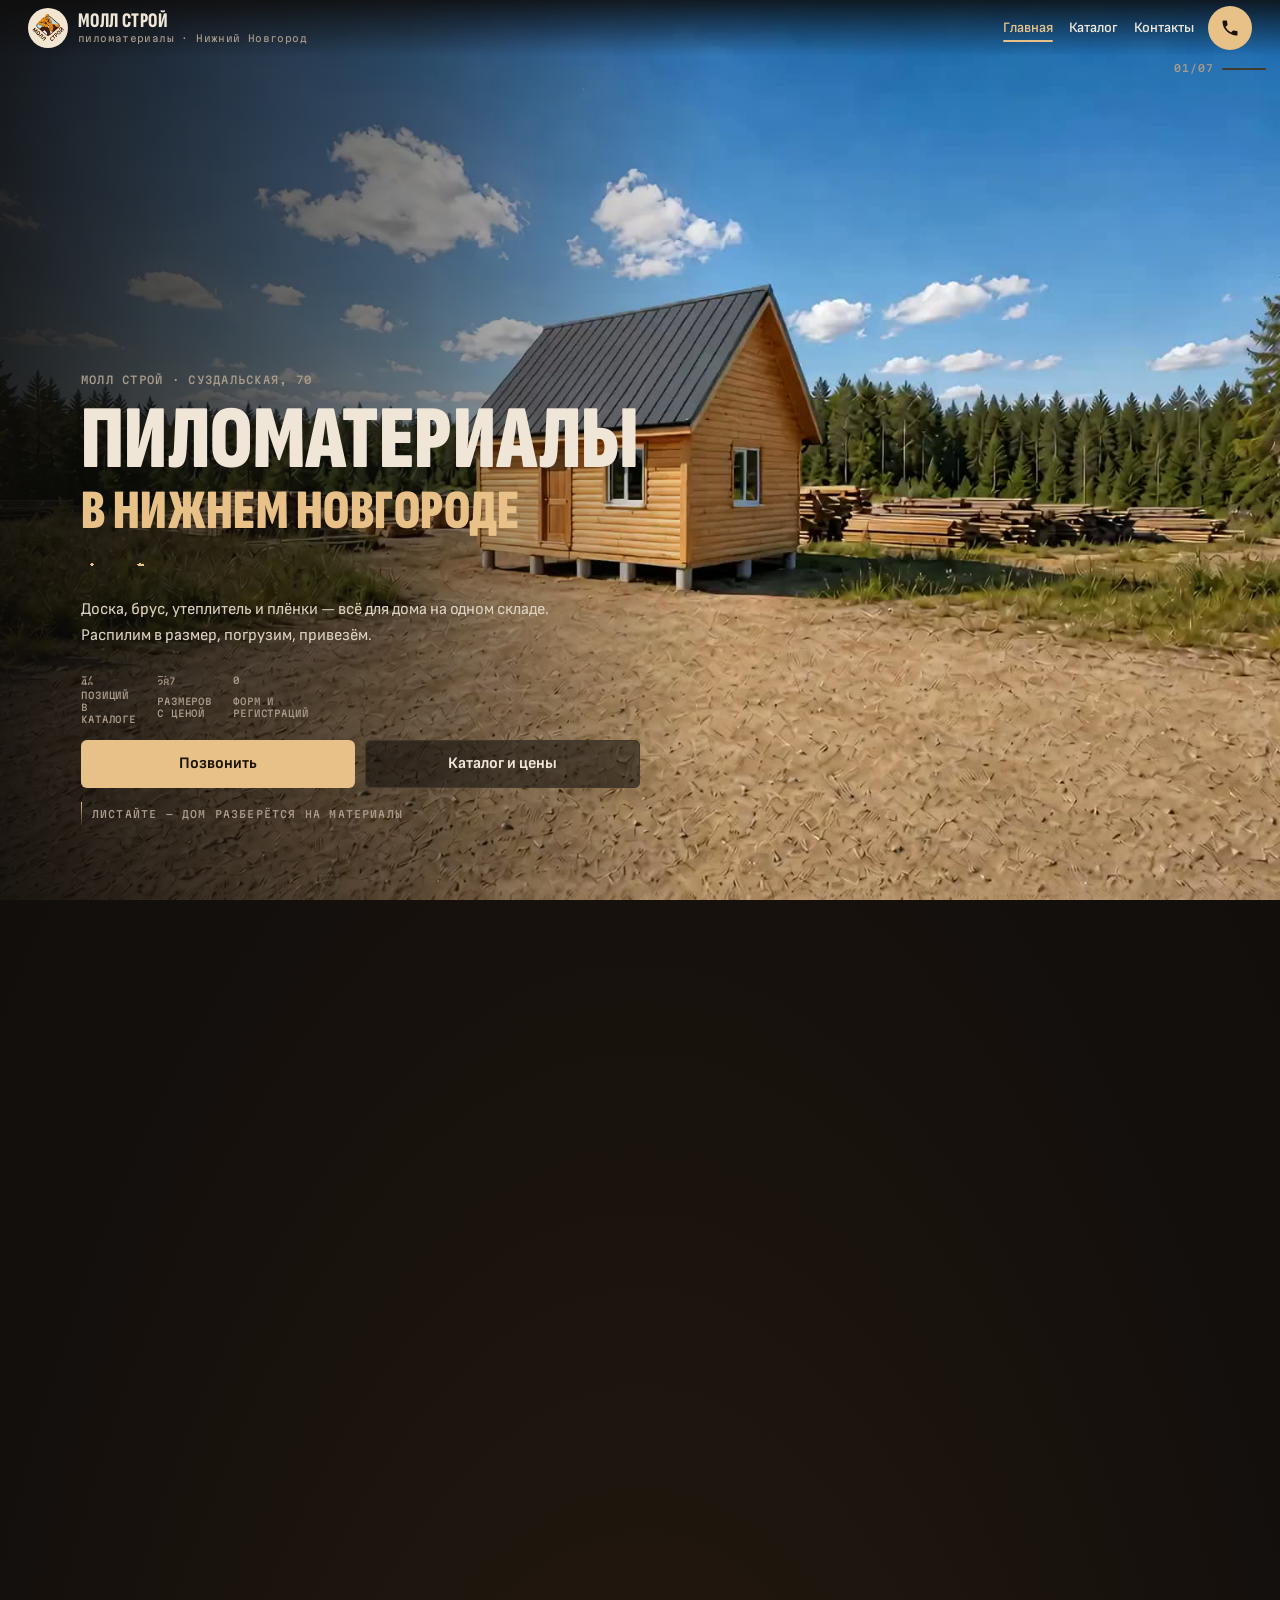
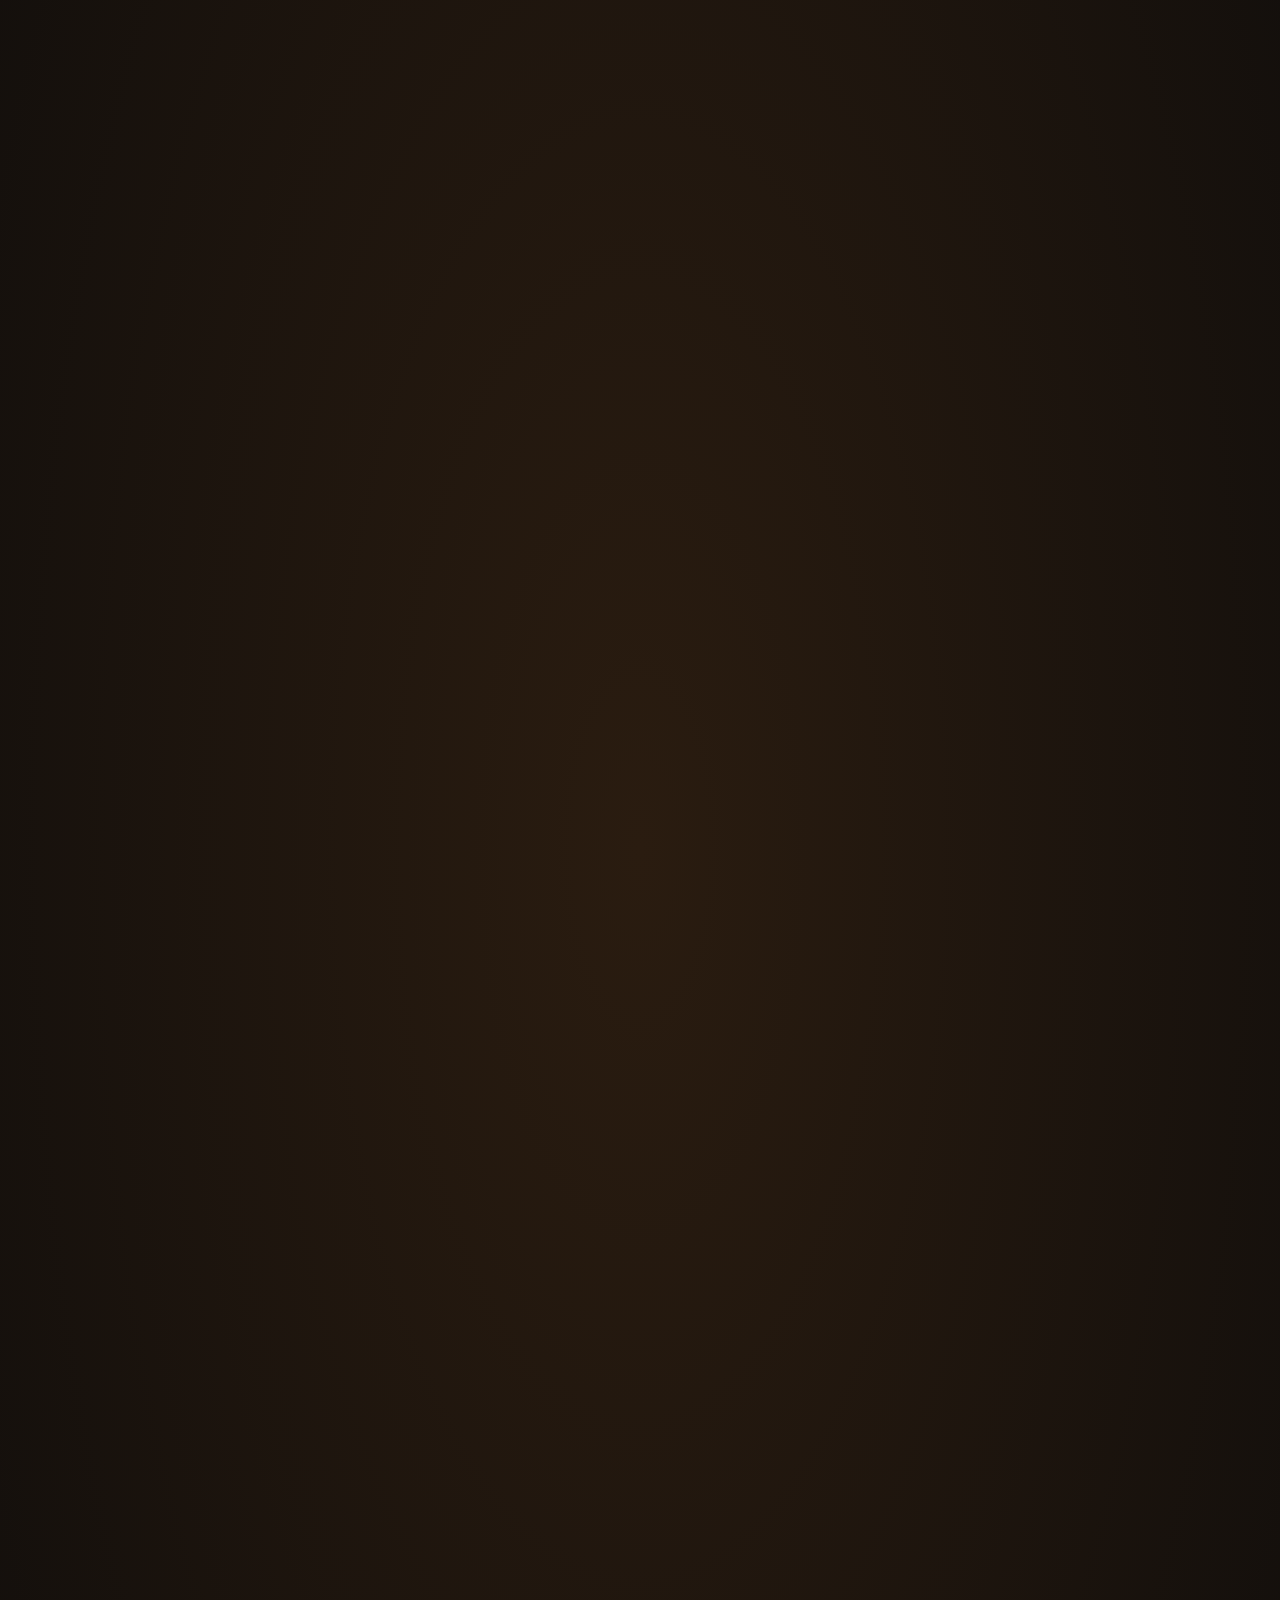
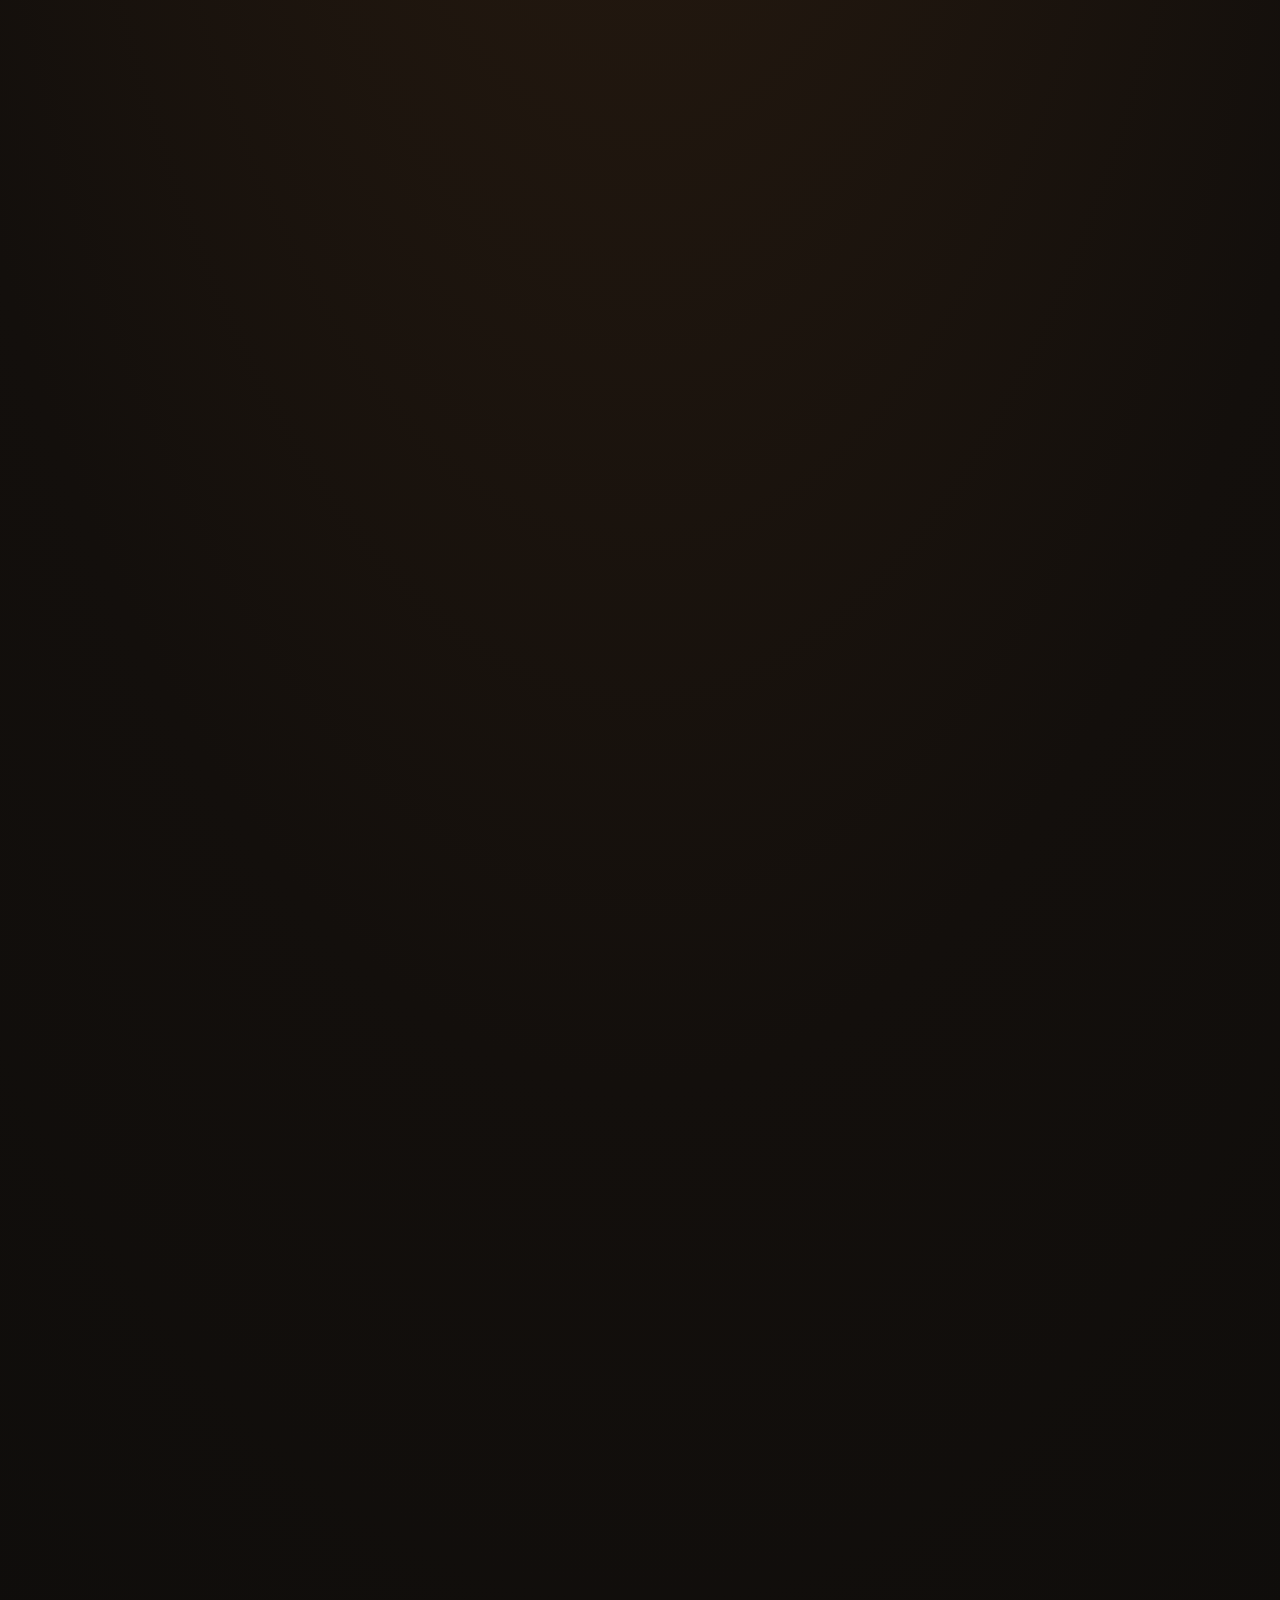
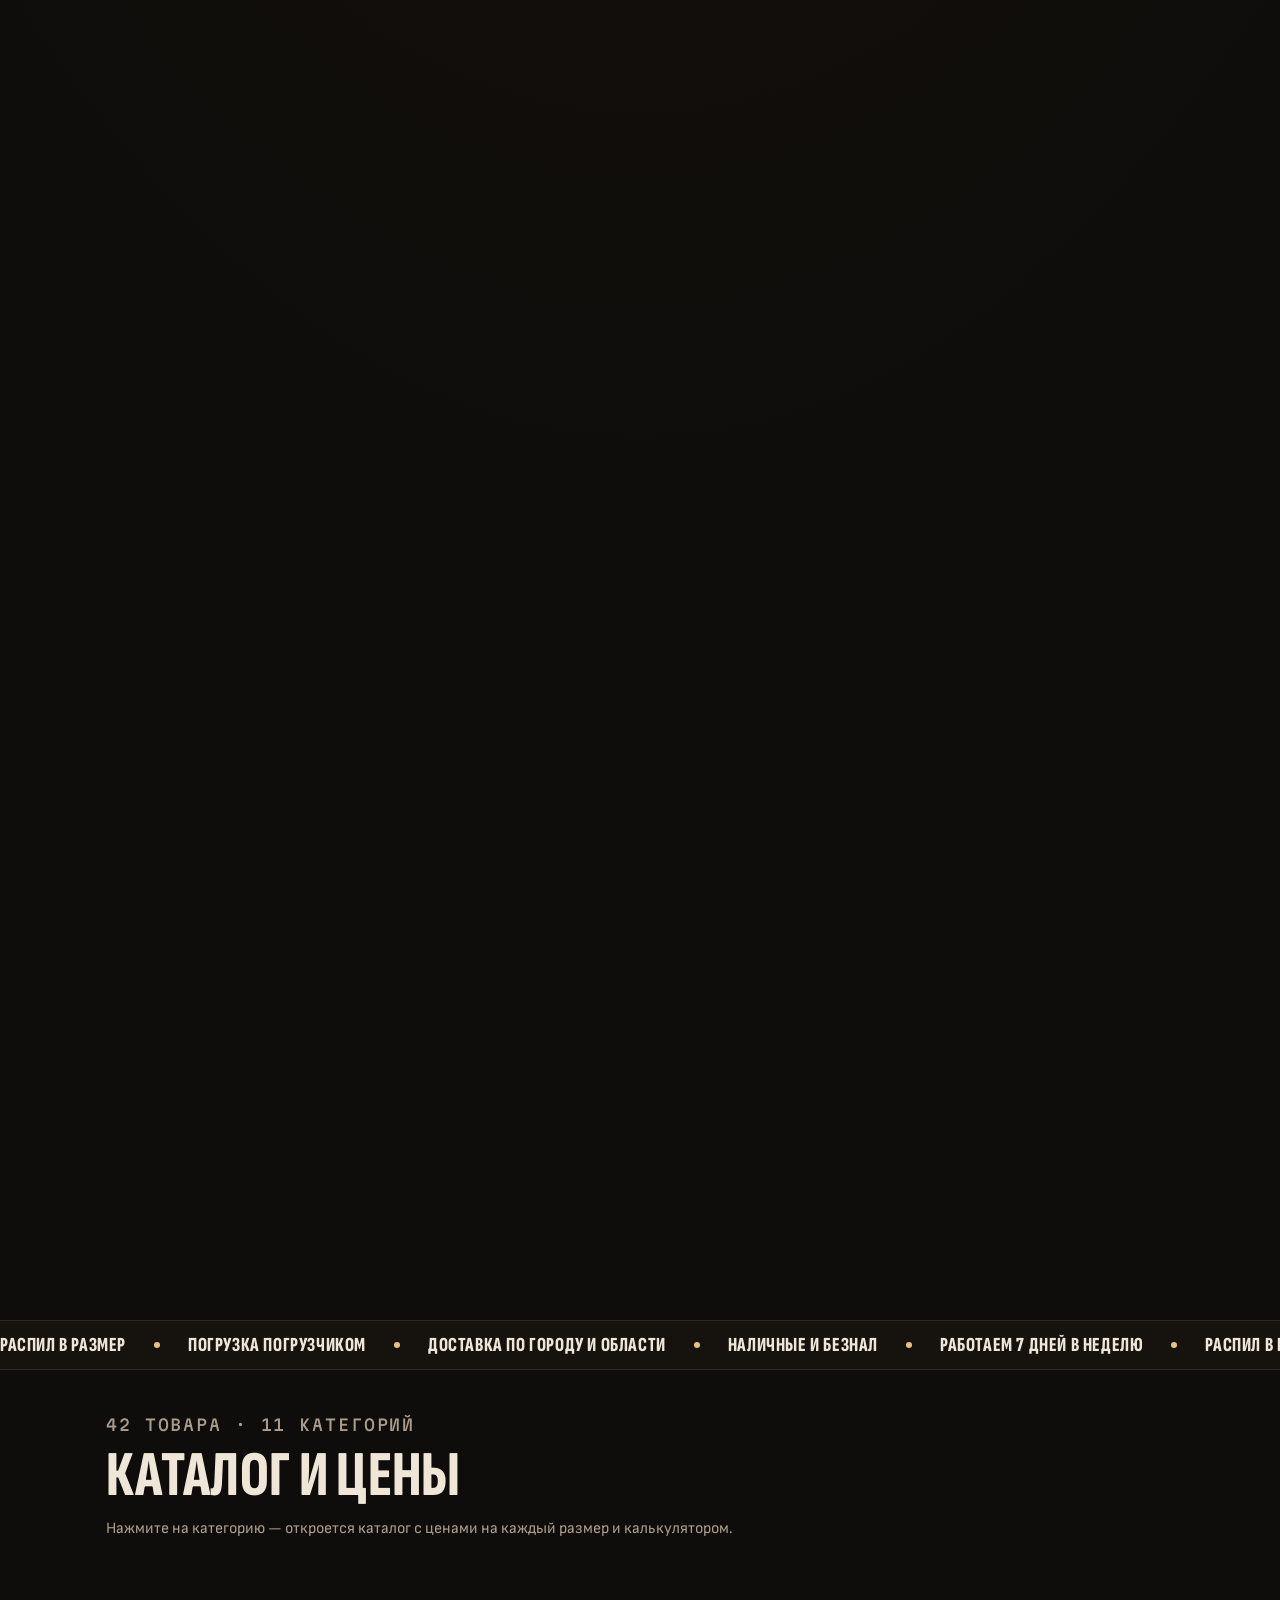
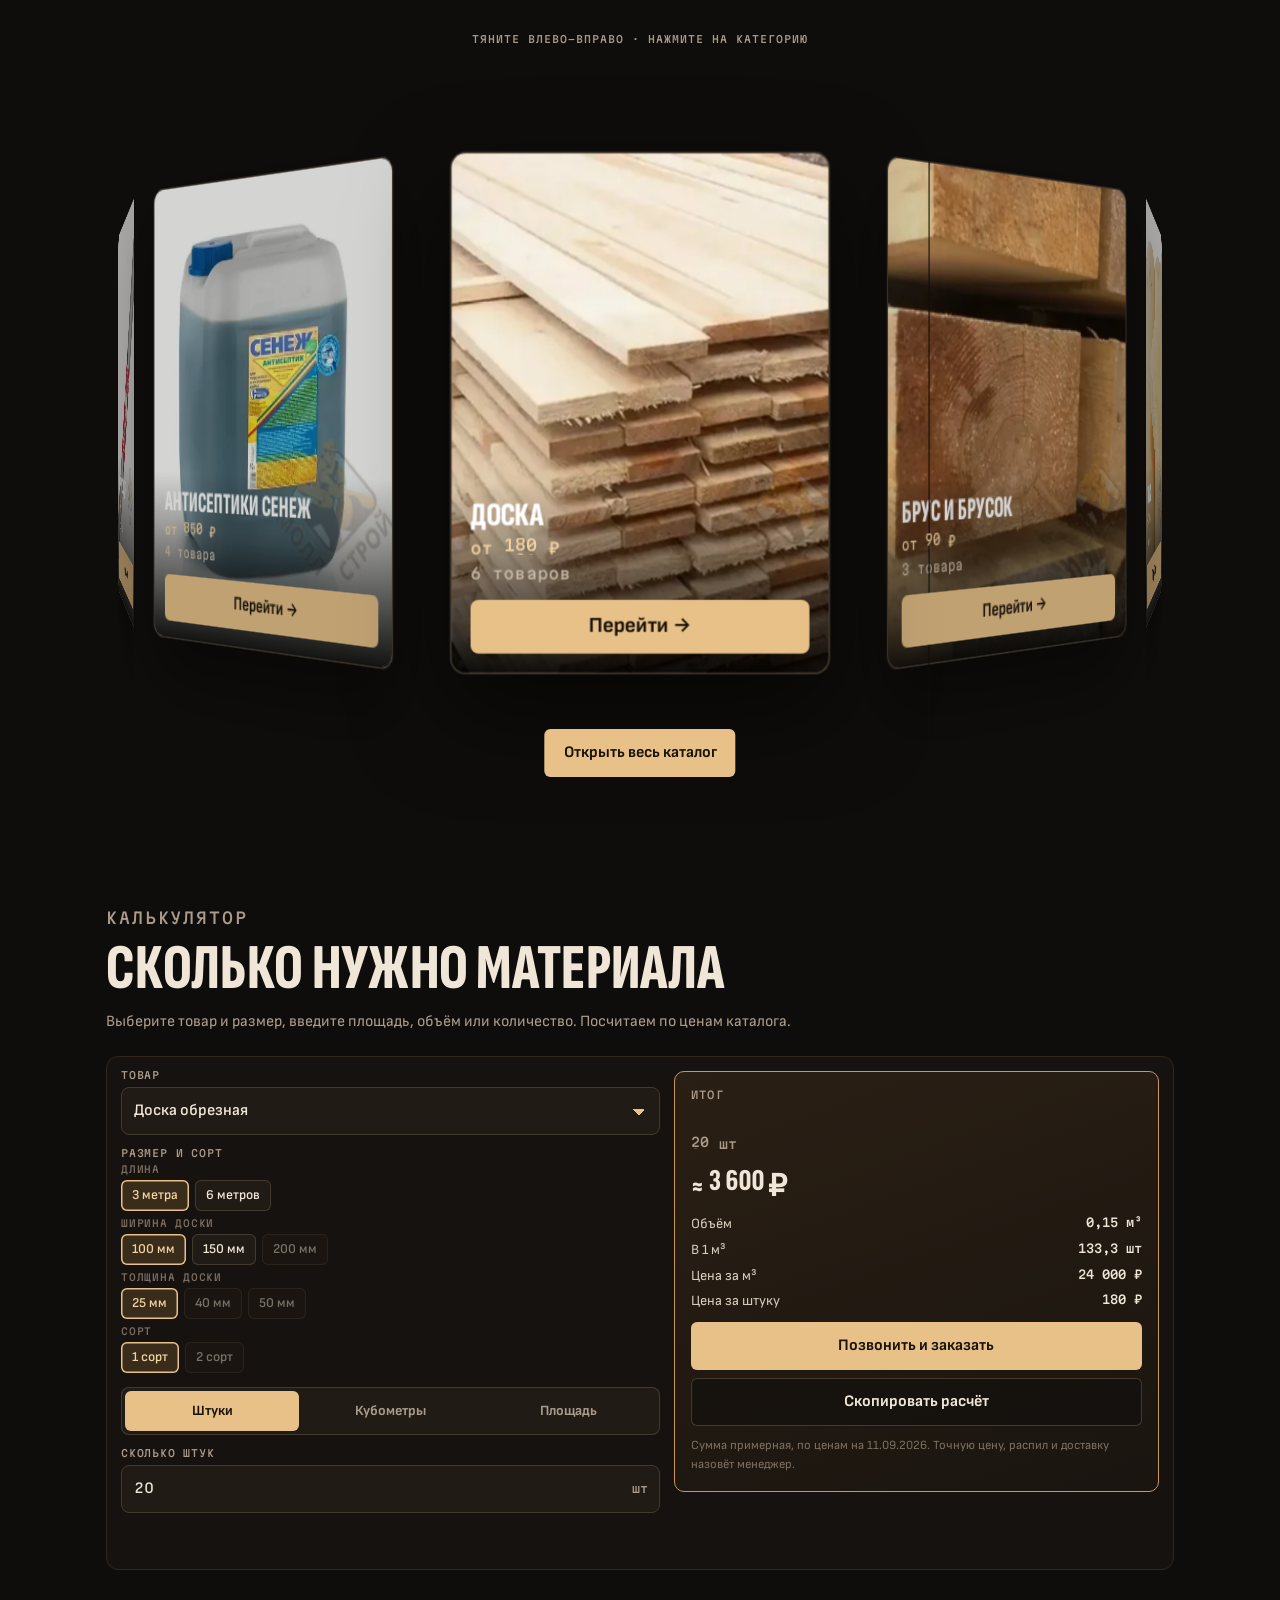
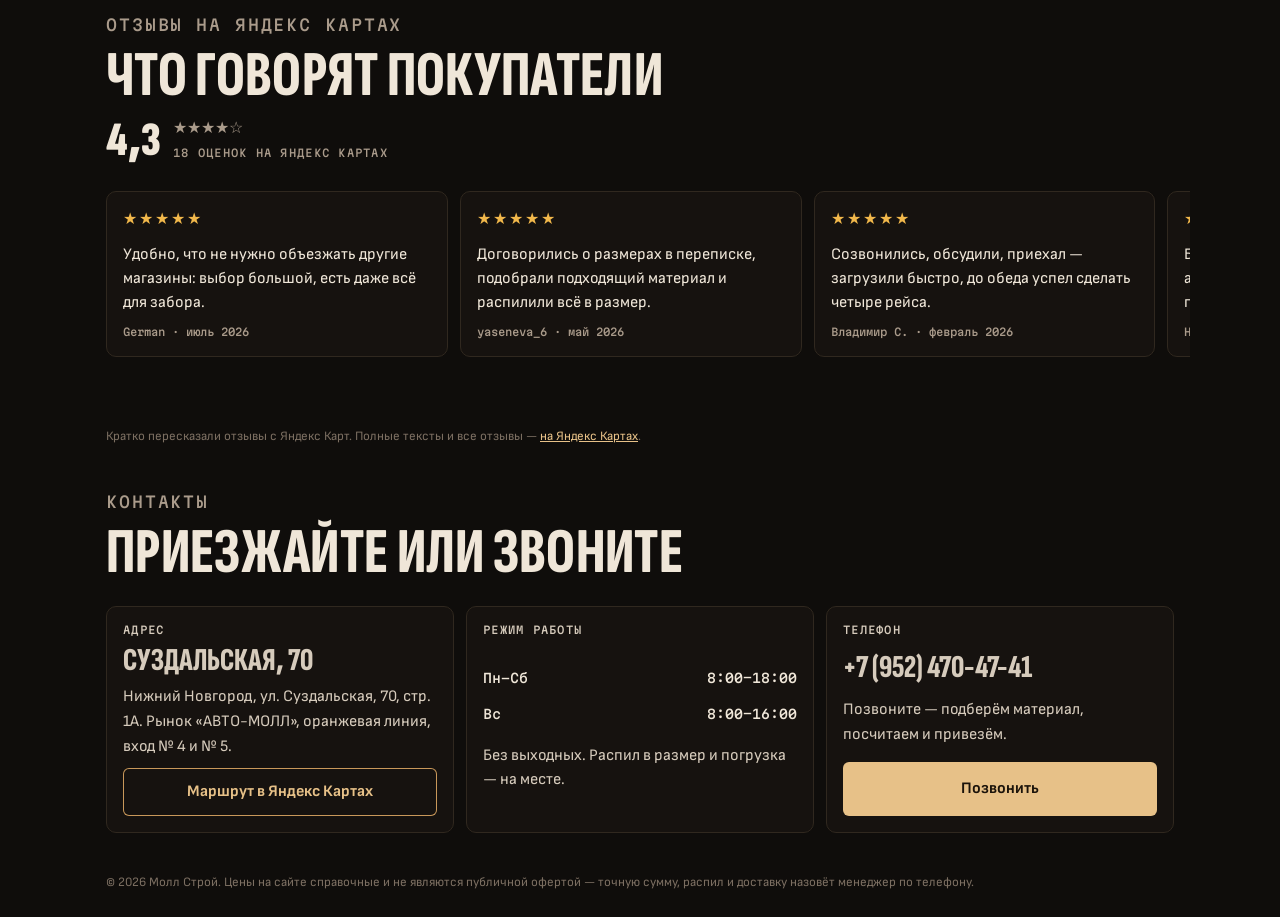
<file: index.html>
<!doctype html>
<html lang="ru">
<head>
<meta charset="utf-8">
<title>Молл Строй — пиломатериалы в Нижнем Новгороде</title>
<meta name="viewport" content="width=device-width, initial-scale=1">
<meta http-equiv="refresh" content="0; url=site/index.html">
<link rel="canonical" href="site/index.html">
<style>
  html,body{margin:0;height:100%;background:#0f0d0b;color:#efe6d8;
    font:16px/1.5 "Segoe UI",Roboto,Arial,sans-serif;display:grid;place-items:center;text-align:center}
  a{color:#e7c188}
</style>
</head>
<body>
  <p>Открываем сайт…<br><a href="site/index.html">Молл Строй — пиломатериалы</a></p>
  <script>location.replace('site/index.html');</script>
</body>
</html>
</file>
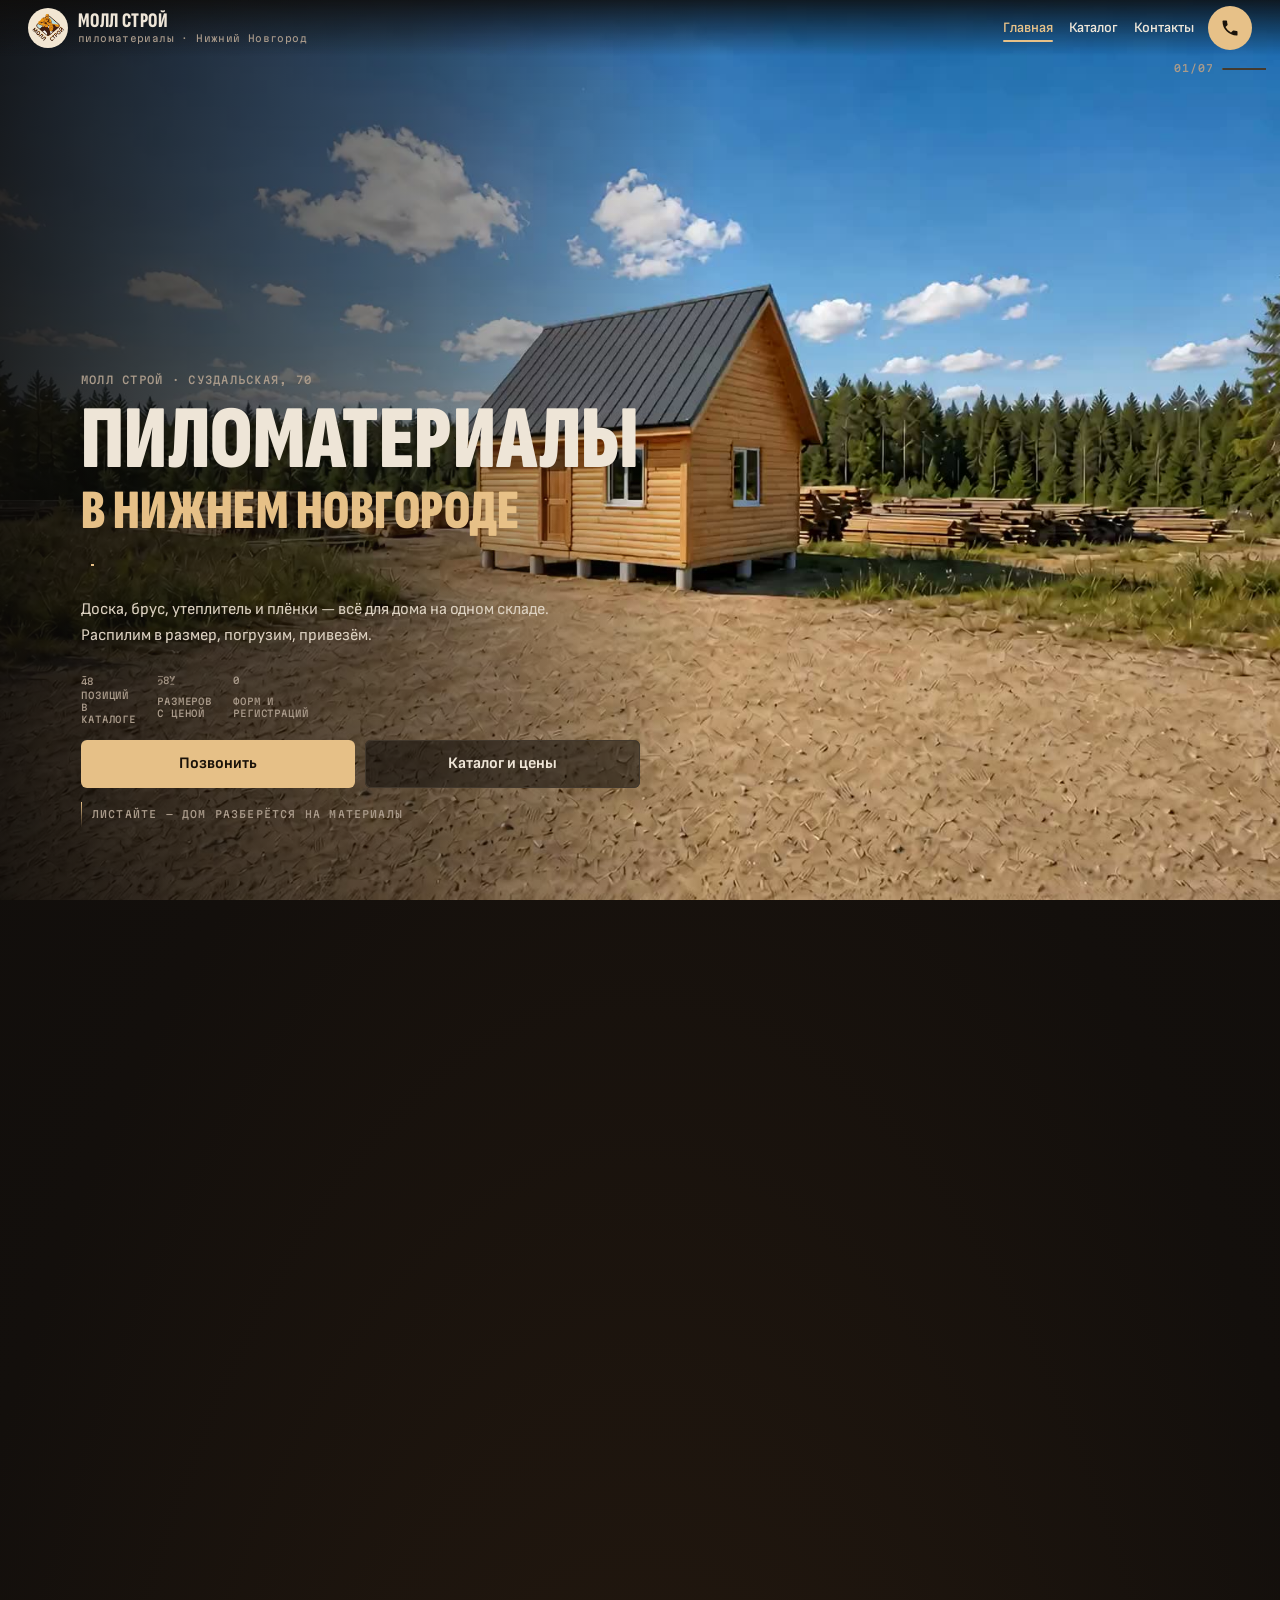
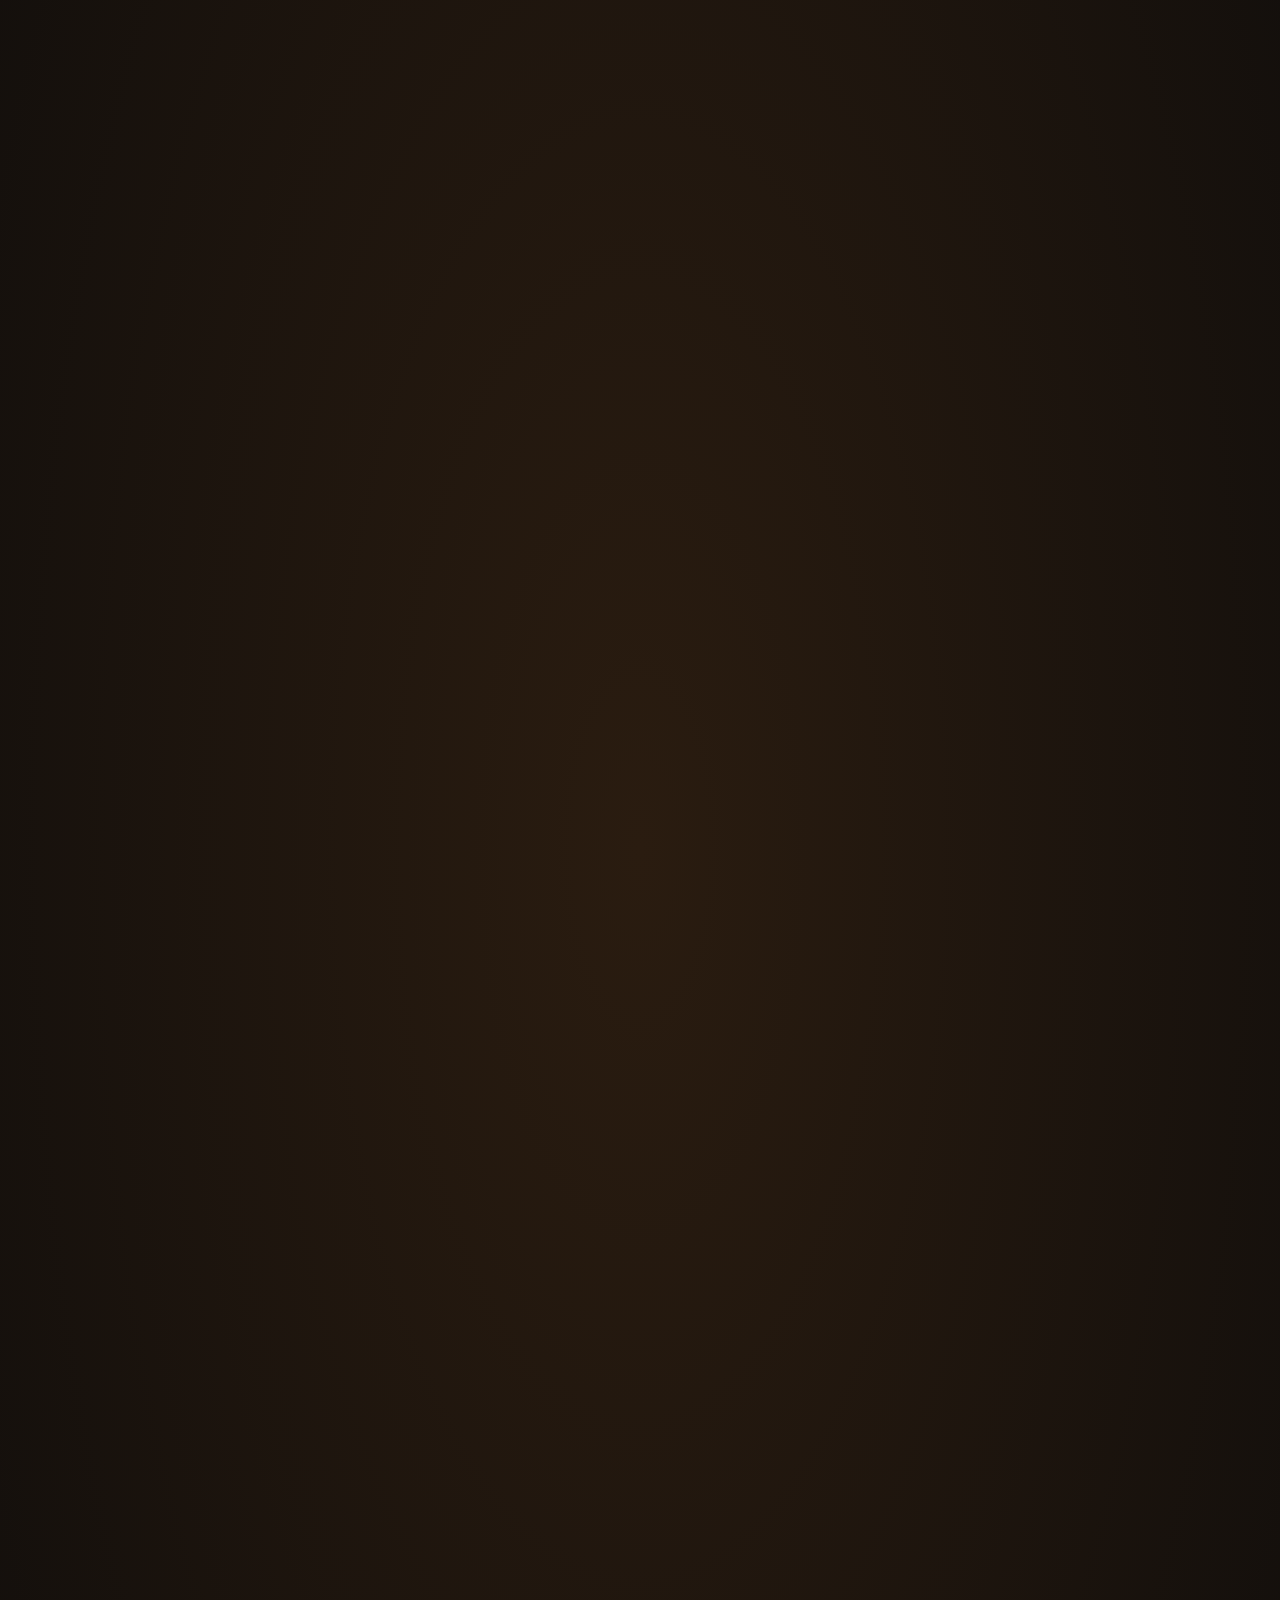
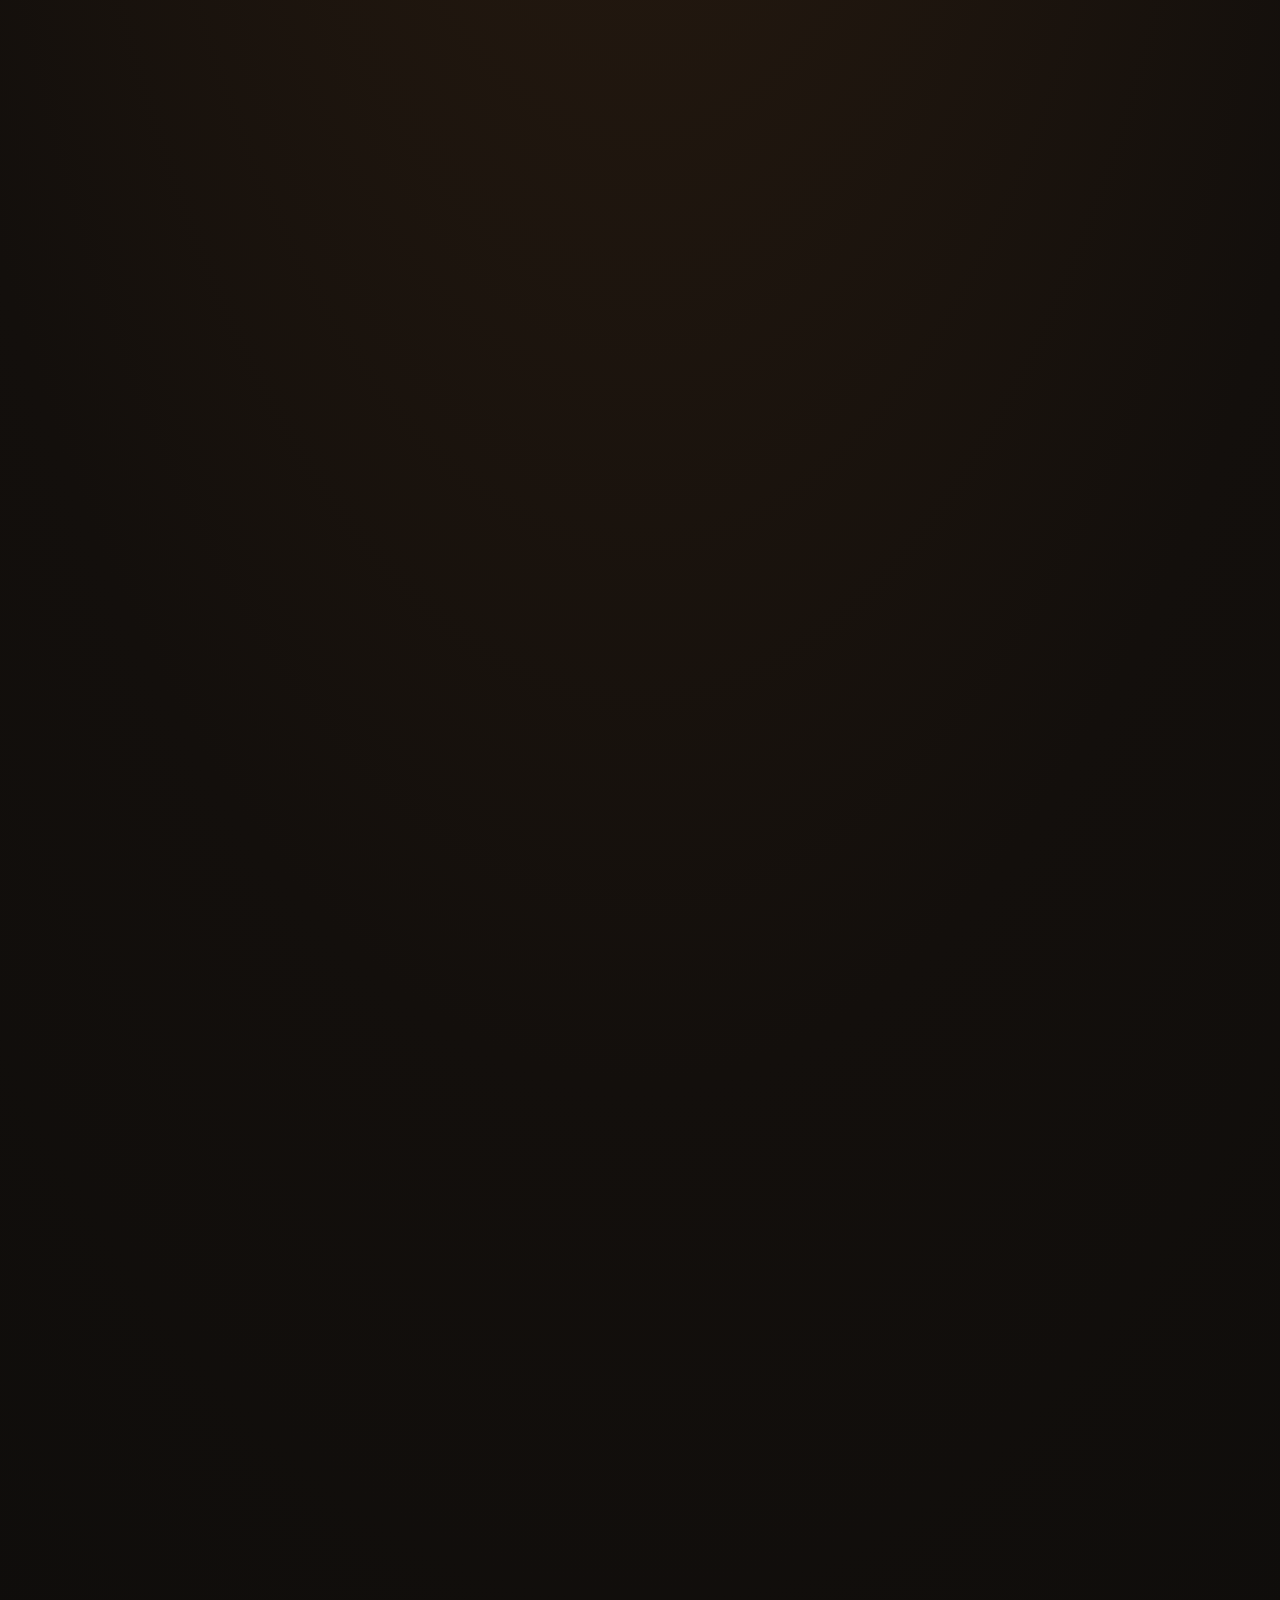
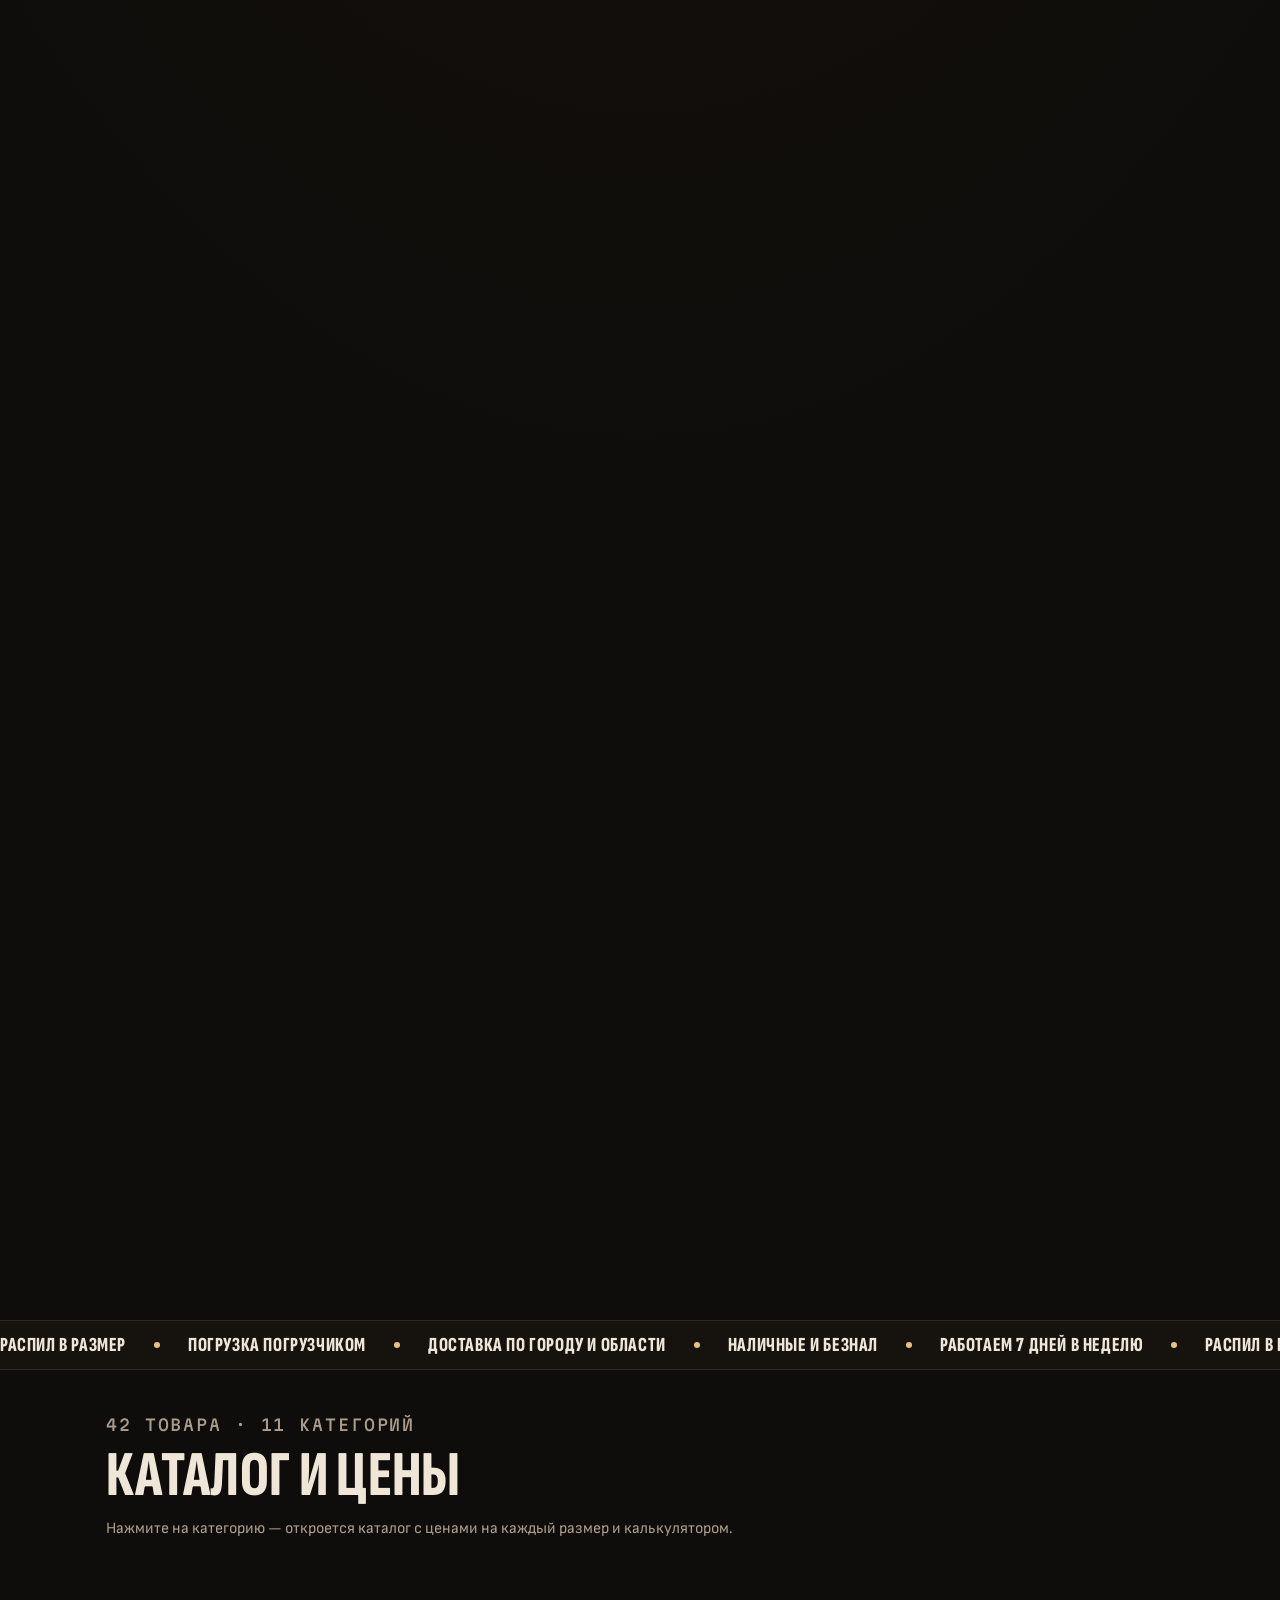
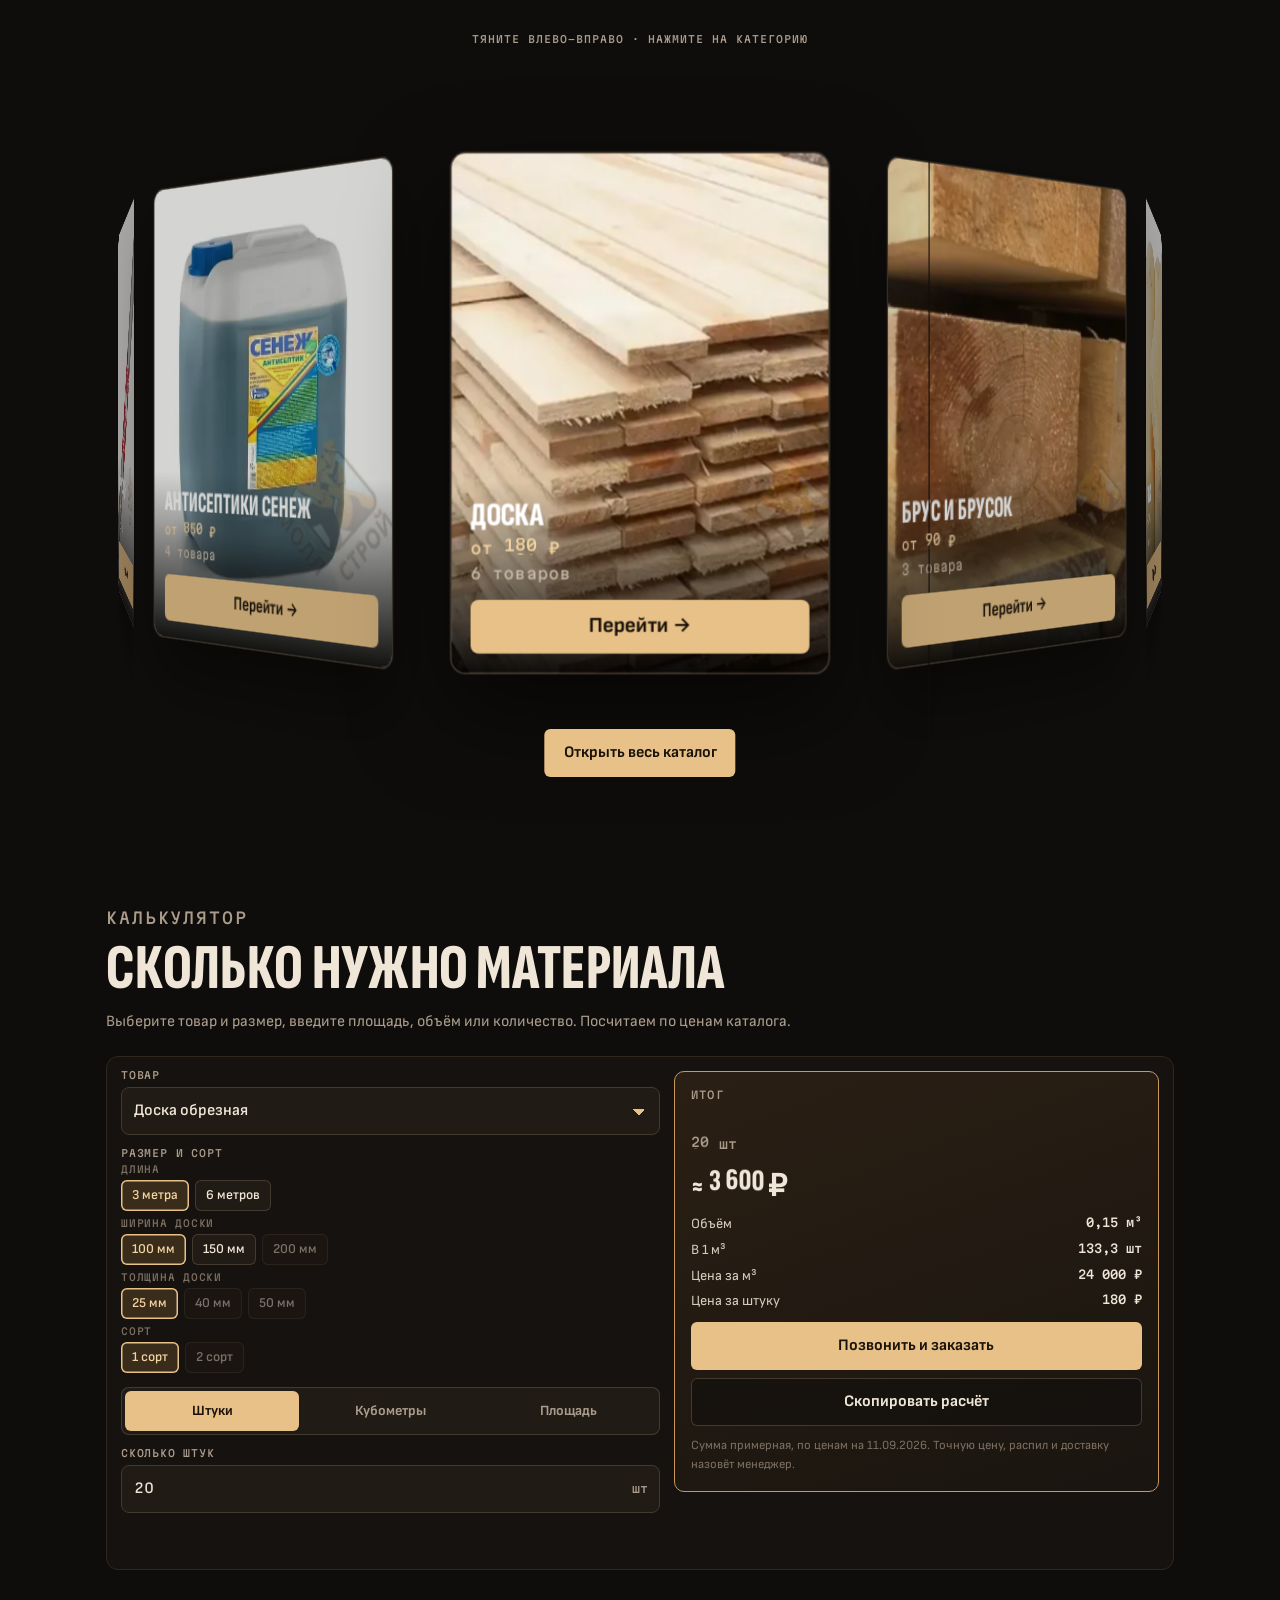
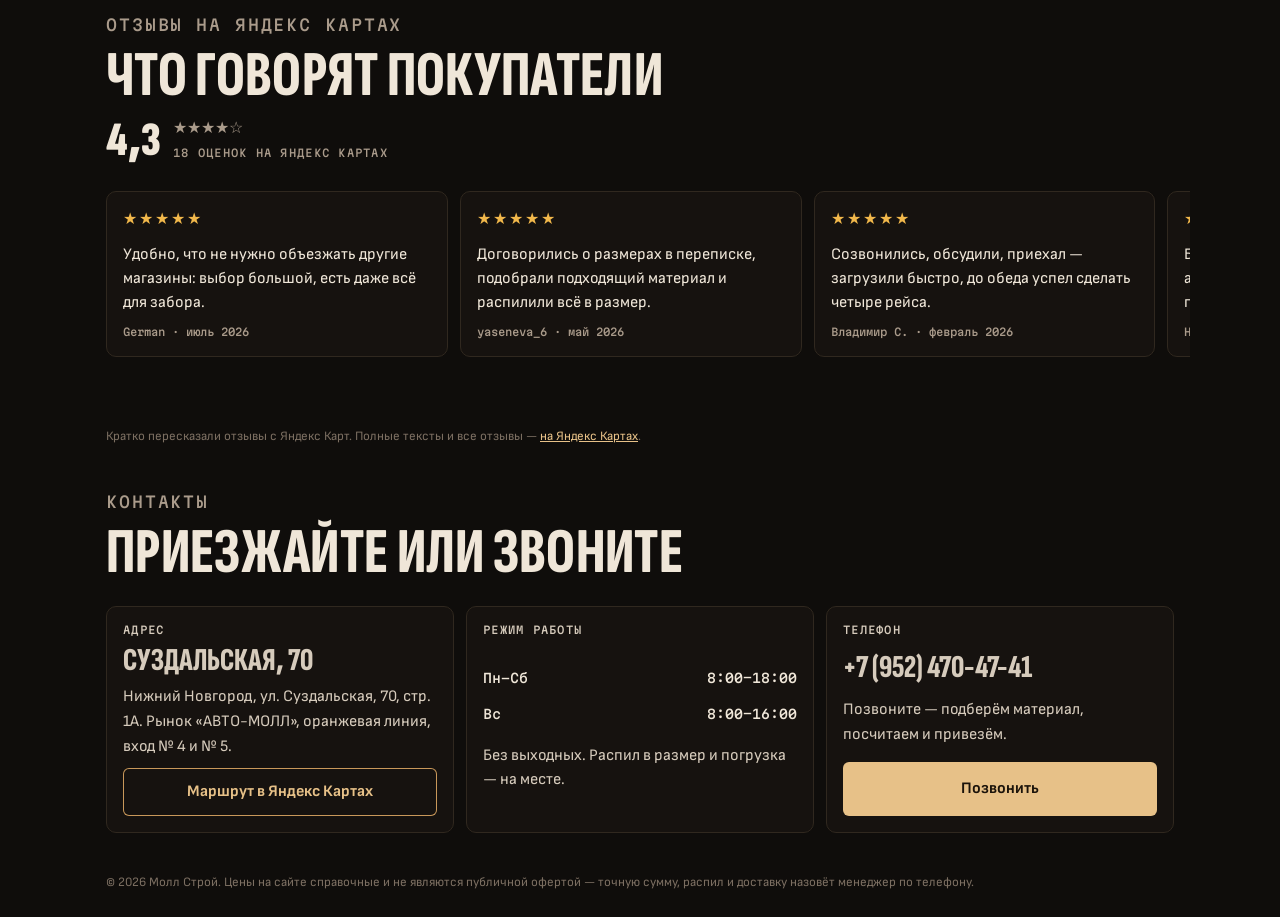
<file: site/index.html>
<!doctype html>
<html lang="ru">
<head>
<meta charset="utf-8">
<meta name="viewport" content="width=device-width, initial-scale=1, viewport-fit=cover">
<title>Пиломатериалы в Нижнем Новгороде — доска, брус, утеплитель | Молл Строй</title>
<meta name="description" content="Доска, брус, вагонка, блок-хаус, ОСП, фанера, утеплитель и плёнки на одном складе на Суздальской, 70. Цены в каталоге, калькулятор материалов, распил в размер и доставка. Звоните: +7 (952) 470-47-41.">
<meta name="theme-color" content="#0f0d0b">
<link rel="icon" href="assets/logo.png">
<meta property="og:title" content="Молл Строй — пиломатериалы в Нижнем Новгороде">
<meta property="og:description" content="Весь дом на одном складе: доска, брус, утеплитель, плёнки. Цены и калькулятор.">
<meta property="og:image" content="assets/logo.png">
<link rel="preload" href="assets/logo.webp" as="image">
<link rel="preload" href="assets/film-9x16.jpg" as="image" media="(max-width: 899px)">
<link rel="preload" href="assets/film-16x9.jpg" as="image" media="(min-width: 900px)">
<link rel="preconnect" href="https://fonts.googleapis.com">
<link rel="preconnect" href="https://fonts.gstatic.com" crossorigin>
<link rel="stylesheet" href="https://fonts.googleapis.com/css2?family=Sofia+Sans+Extra+Condensed:wght@700;800;900&family=Sofia+Sans:wght@400;500;600;700&family=Martian+Mono:wght@400;500&display=swap">
<style>
  /* critical: the preloader paints before anything else loads */
  html{margin:0;background:#0f0d0b}
  body{margin:0;background:transparent}  /* фон-частицы лежат под body, поэтому body прозрачный */
  .preloader{position:fixed;inset:0;z-index:100;display:grid;place-items:center;background:radial-gradient(90% 60% at 50% 60%,#2a1c10 0%,#0f0d0b 70%);transition:opacity .7s ease,visibility .7s}
  .preloader.done{opacity:0;visibility:hidden}
  .pl-core{display:grid;justify-items:center;gap:22px}
  .pl-badge{position:relative;width:176px;height:176px;display:grid;place-items:center}
  .pl-badge svg{position:absolute;inset:0;transform:rotate(-90deg)}
  .pl-disc{width:136px;height:136px;border-radius:50%;background:#f3e7d3;display:grid;place-items:center;box-shadow:0 0 0 1px rgba(231,193,136,.25),0 20px 60px rgba(0,0,0,.6);animation:pl-breathe 2.4s ease-in-out infinite}
  .pl-disc img{width:112px;height:112px;object-fit:contain}
  .pl-meta{font:500 11px/1.4 "Martian Mono",ui-monospace,monospace;letter-spacing:.14em;text-transform:uppercase;color:#a99a8a;text-align:center}
  .pl-meta b{display:block;color:#e7c188;font-weight:500;font-size:13px;margin-top:6px;font-variant-numeric:tabular-nums}
  @keyframes pl-breathe{50%{transform:scale(1.03)}}
  @media (prefers-reduced-motion:reduce){.pl-disc{animation:none}}
</style>
<link rel="stylesheet" href="css/site.css">
<script type="application/ld+json">
{"@context":"https://schema.org","@type":"HardwareStore","name":"Молл Строй","description":"Пиломатериалы, листовые материалы, утеплители, плёнки и антисептики","telephone":"+7-952-470-47-41","image":"assets/logo.png",
 "address":{"@type":"PostalAddress","streetAddress":"ул. Суздальская, 70, стр. 1А, рынок «АВТО-МОЛЛ», вход 4 и 5","addressLocality":"Нижний Новгород","addressCountry":"RU"},
 "openingHoursSpecification":[{"@type":"OpeningHoursSpecification","dayOfWeek":["Monday","Tuesday","Wednesday","Thursday","Friday","Saturday"],"opens":"08:00","closes":"18:00"},{"@type":"OpeningHoursSpecification","dayOfWeek":"Sunday","opens":"08:00","closes":"16:00"}]}
</script>
</head>
<body>

<div class="home-bg" aria-hidden="true"><div class="home-bg-fx" id="homeFx"></div><div class="home-bg-shade"></div></div>

<div class="preloader" id="preloader" role="status" aria-live="polite">
  <div class="pl-core">
    <div class="pl-badge">
      <svg viewBox="0 0 176 176" aria-hidden="true"><circle cx="88" cy="88" r="82" fill="none" stroke="rgba(231,193,136,.14)" stroke-width="3"/><circle id="plRing" cx="88" cy="88" r="82" fill="none" stroke="#e7c188" stroke-width="3" stroke-linecap="round" stroke-dasharray="515.2" stroke-dashoffset="515.2"/></svg>
      <div class="pl-disc"><img src="assets/logo.webp" alt="Молл Строй" width="112" height="112"></div>
    </div>
    <p class="pl-meta">Молл Строй · пиломатериалы<b id="plPct">0%</b></p>
  </div>
</div>

<header class="topbar" id="topbar">
  <a class="brand" href="#top" aria-label="Молл Строй — в начало">
    <span class="brand-badge"><img src="assets/logo.webp" alt="" width="34" height="34"></span>
    <span class="brand-text"><b>Молл Строй</b><small>пиломатериалы · Нижний Новгород</small></span>
  </a>
  <nav class="topnav" aria-label="Разделы сайта"><a href="#top" aria-current="page">Главная</a><a href="catalog.html">Каталог</a><a href="#contacts">Контакты</a></nav>
  <a class="icon-btn js-call" href="tel:+79524704741" aria-label="Позвонить: +7 (952) 470-47-41">
    <svg viewBox="0 0 24 24" aria-hidden="true"><path d="M6.6 10.8a15.1 15.1 0 0 0 6.6 6.6l2.2-2.2a1 1 0 0 1 1-.25 11.4 11.4 0 0 0 3.6.57 1 1 0 0 1 1 1V20a1 1 0 0 1-1 1A17 17 0 0 1 3 4a1 1 0 0 1 1-1h3.5a1 1 0 0 1 1 1c0 1.25.2 2.45.57 3.57a1 1 0 0 1-.25 1z"/></svg>
  </a>
</header>

<main id="top">
  <section class="stage" id="stage" aria-label="Дом разбирается на материалы из каталога">
    <div class="stage-sticky" id="stageSticky">
      <video id="film" class="film" aria-hidden="true" muted playsinline preload="auto" disablepictureinpicture poster="assets/film-9x16.jpg"></video>
      <div class="stage-shade" aria-hidden="true"></div>
      <div class="stage-hud" aria-hidden="true"><span id="sceneNo">01/07</span><i id="sceneBar"></i></div>
      <!-- подписи живут внутри кадра и уезжают вместе с ним; таблички сцен дорисовываются из data/content.js -->
      <div class="bands" id="bands">
        <div class="band band-hero">
        <div class="hero">
          <p class="eyebrow">Молл Строй · Суздальская, 70</p>
          <h1>Пиломатериалы <span>в Нижнем Новгороде</span></h1>
          <p class="hero-morph" id="heroMorph" aria-hidden="true"></p>
          <p class="lede">Доска, брус, утеплитель и плёнки — всё для дома на одном складе. Распилим в размер, погрузим, привезём.</p>
          <ul class="hero-stats" id="heroStats">
            <li><b><span class="js-cu" id="statProducts" data-to="0"></span></b><span>позиций в каталоге</span></li>
            <li><b><span class="js-cu" id="statSizes" data-to="0"></span></b><span>размеров с ценой</span></li>
            <li><b><span class="js-cu" data-to="0"></span></b><span>форм и регистраций</span></li>
          </ul>
          <div class="hero-cta">
            <a class="btn btn-primary js-call" href="tel:+79524704741">Позвонить</a>
            <a class="btn btn-ghost" href="catalog.html">Каталог и цены</a>
          </div>
          <p class="scrollhint">Листайте — дом разберётся на материалы</p>
        </div>
        </div>
      </div>
    </div>
  </section>

  <section class="perks" aria-label="Почему у нас удобно"><ul id="perks"></ul></section>

  <section class="sec" id="catalog" aria-labelledby="catalogTitle">
    <header class="sec-head">
      <p class="eyebrow" id="catalogCount">Каталог</p>
      <h2 id="catalogTitle">Каталог и цены</h2>
      <p>Нажмите на категорию — откроется каталог с ценами на каждый размер и калькулятором.</p>
    </header>
  </section>

  <section class="ring-sec" id="ringSec" aria-label="Категории каталога">
    <div class="ring-sticky">
      <p class="ring-hint">Тяните влево-вправо · нажмите на категорию</p>
      <div class="ring-stage" id="ringStage"><div class="ring" id="ring"></div></div>
      <a class="btn btn-primary ring-all" href="catalog.html">Открыть весь каталог</a>
    </div>
  </section>

  <section class="sec" id="calc" aria-labelledby="calcTitle">
    <header class="sec-head">
      <p class="eyebrow">Калькулятор</p>
      <h2 id="calcTitle">Сколько нужно материала</h2>
      <p>Выберите товар и размер, введите площадь, объём или количество. Посчитаем по ценам каталога.</p>
    </header>
    <div class="calc" id="calcBox"></div>
  </section>

  <section class="sec" id="reviews" aria-labelledby="revTitle">
    <header class="sec-head">
      <p class="eyebrow">Отзывы на Яндекс Картах</p>
      <h2 id="revTitle">Что говорят покупатели</h2>
      <p id="revMeta"></p>
    </header>
    <div class="rev-row" id="revRow"></div>
    <p class="rev-note" id="revNote"></p>
  </section>

  <section class="sec" id="contacts" aria-labelledby="contTitle">
    <header class="sec-head">
      <p class="eyebrow">Контакты</p>
      <h2 id="contTitle">Приезжайте или звоните</h2>
    </header>
    <div class="contacts" id="contBox"></div>
  </section>
</main>

<footer class="foot">
  <p>© 2026 Молл Строй. Цены на сайте справочные и не являются публичной офертой — точную сумму, распил и доставку назовёт менеджер по телефону.</p>
</footer>

<nav class="dock" aria-label="Быстрые действия">
  <a href="catalog.html" class="dock-btn"><svg viewBox="0 0 24 24" aria-hidden="true"><path d="M3 5h18v2H3zm0 6h18v2H3zm0 6h12v2H3z"/></svg>Каталог</a>
  <a href="#calc" class="dock-btn"><svg viewBox="0 0 24 24" aria-hidden="true"><path d="M6 2h12a2 2 0 0 1 2 2v16a2 2 0 0 1-2 2H6a2 2 0 0 1-2-2V4a2 2 0 0 1 2-2zm1 3v4h10V5zm0 7v2h2v-2zm4 0v2h2v-2zm4 0v6h2v-6zm-8 4v2h2v-2zm4 0v2h2v-2z"/></svg>Расчёт</a>
  <a href="tel:+79524704741" class="dock-call js-call"><svg viewBox="0 0 24 24" aria-hidden="true"><path d="M6.6 10.8a15.1 15.1 0 0 0 6.6 6.6l2.2-2.2a1 1 0 0 1 1-.25 11.4 11.4 0 0 0 3.6.57 1 1 0 0 1 1 1V20a1 1 0 0 1-1 1A17 17 0 0 1 3 4a1 1 0 0 1 1-1h3.5a1 1 0 0 1 1 1c0 1.25.2 2.45.57 3.57a1 1 0 0 1-.25 1z"/></svg>Позвонить</a>
</nav>

<script src="data/catalog.js"></script>
<script src="data/ceny.js"></script>
<script src="data/content.js"></script>
<script src="js/particles.js"></script>
<script src="js/countup.js"></script>
<script src="js/gooey.js"></script>
<script src="js/film.js"></script>
<script src="js/app.js"></script>
</body>
</html>
</file>
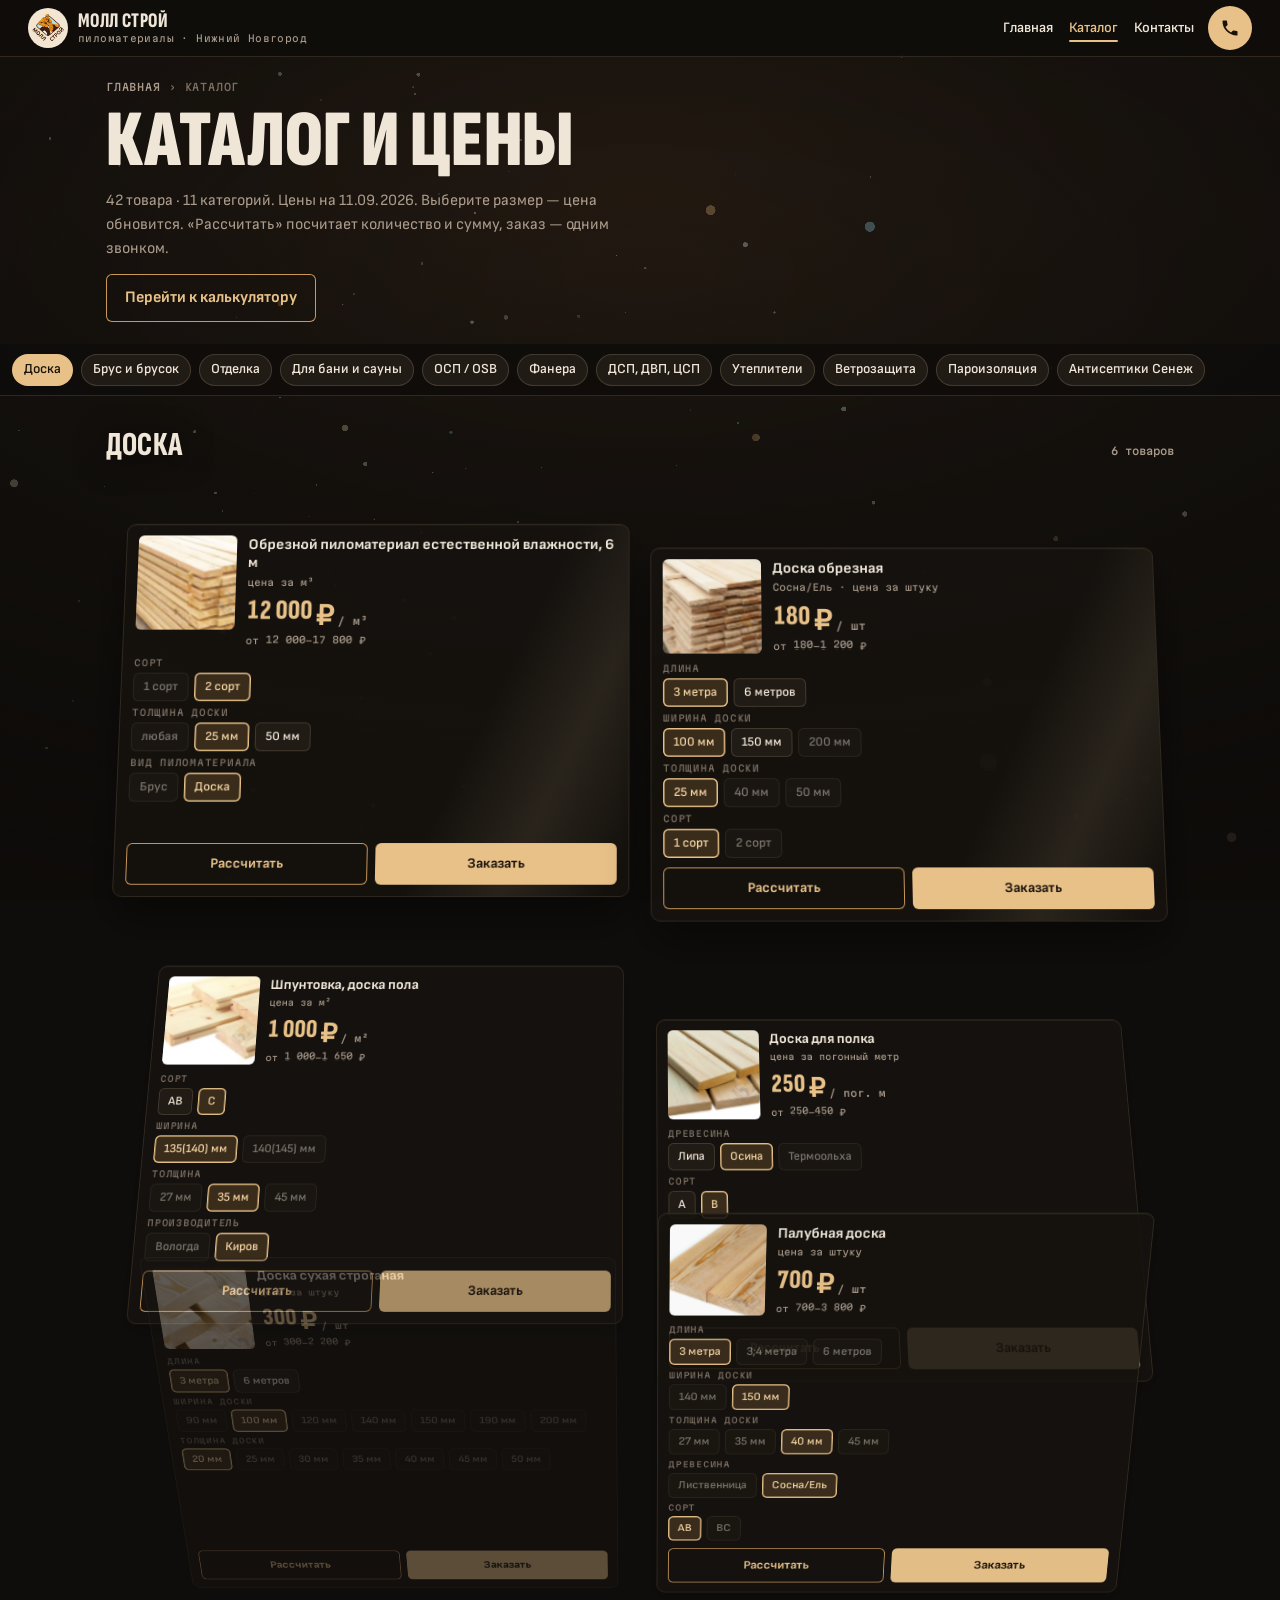
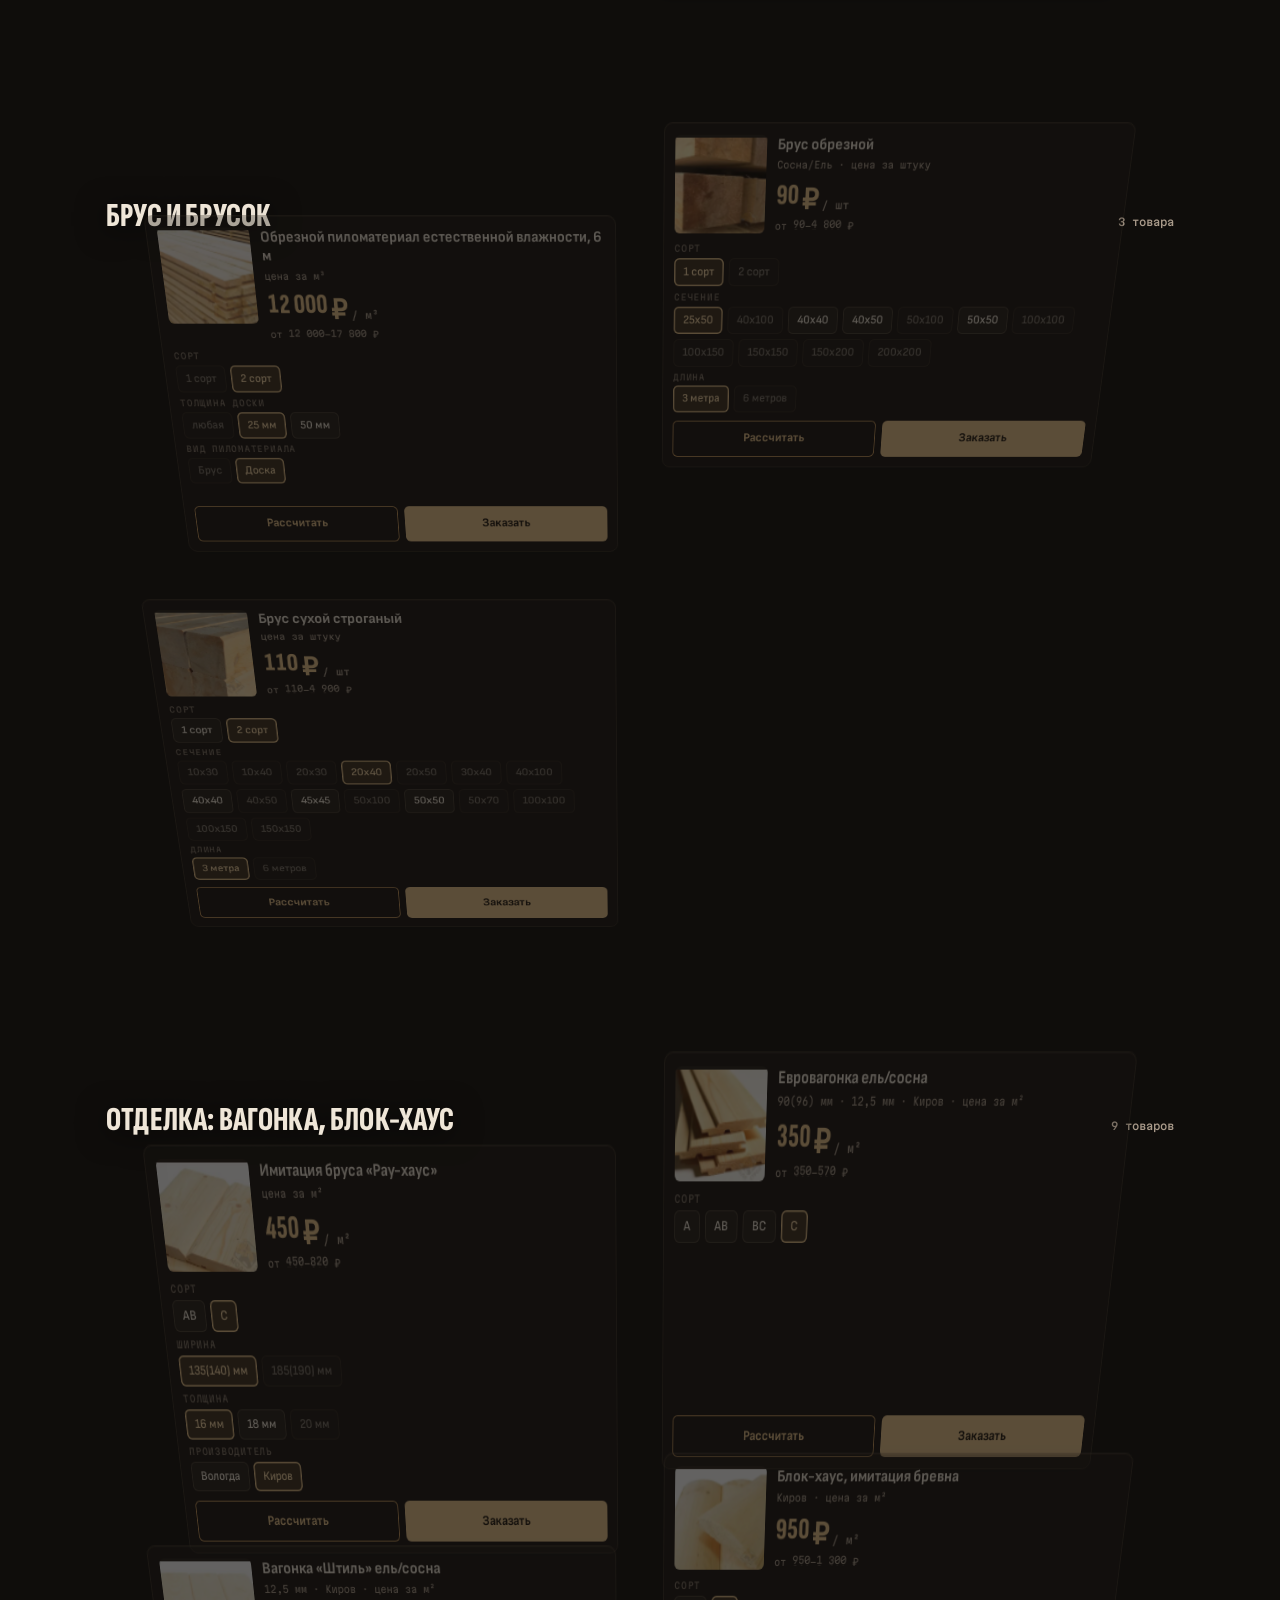
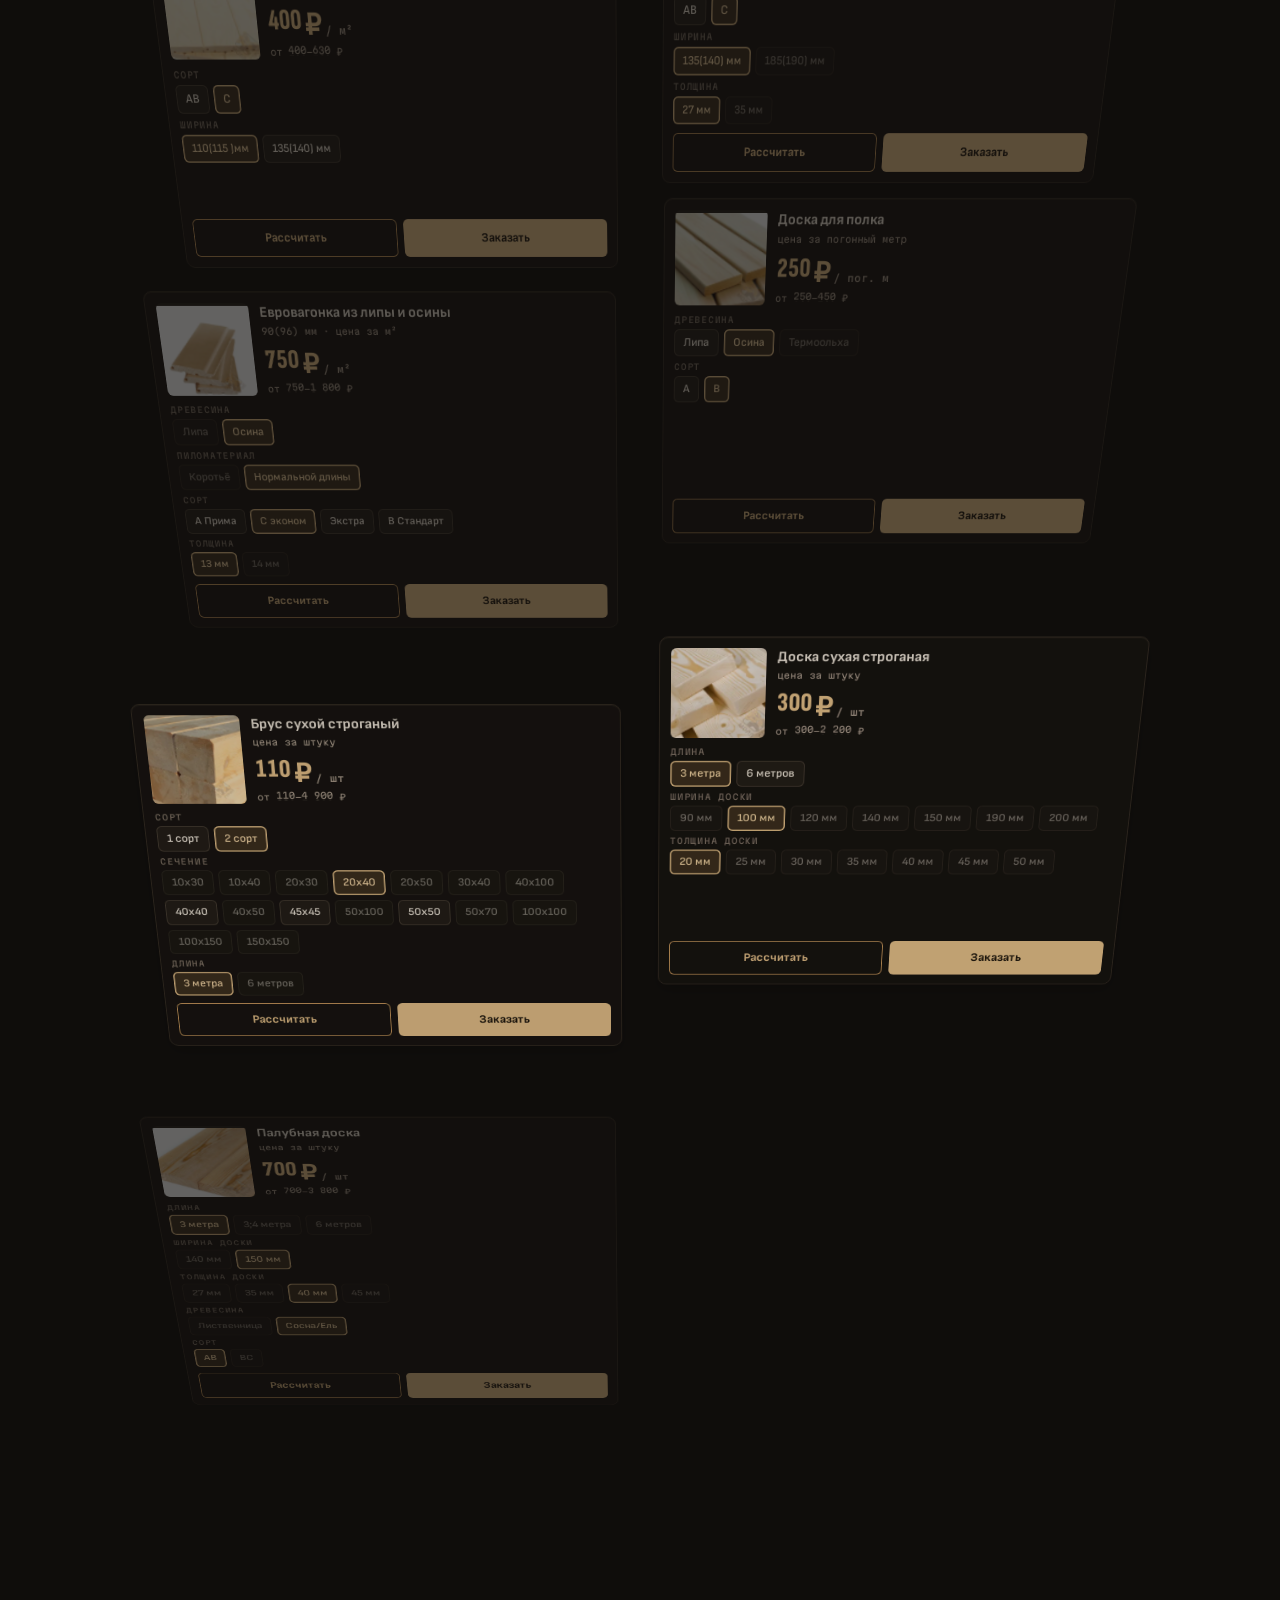
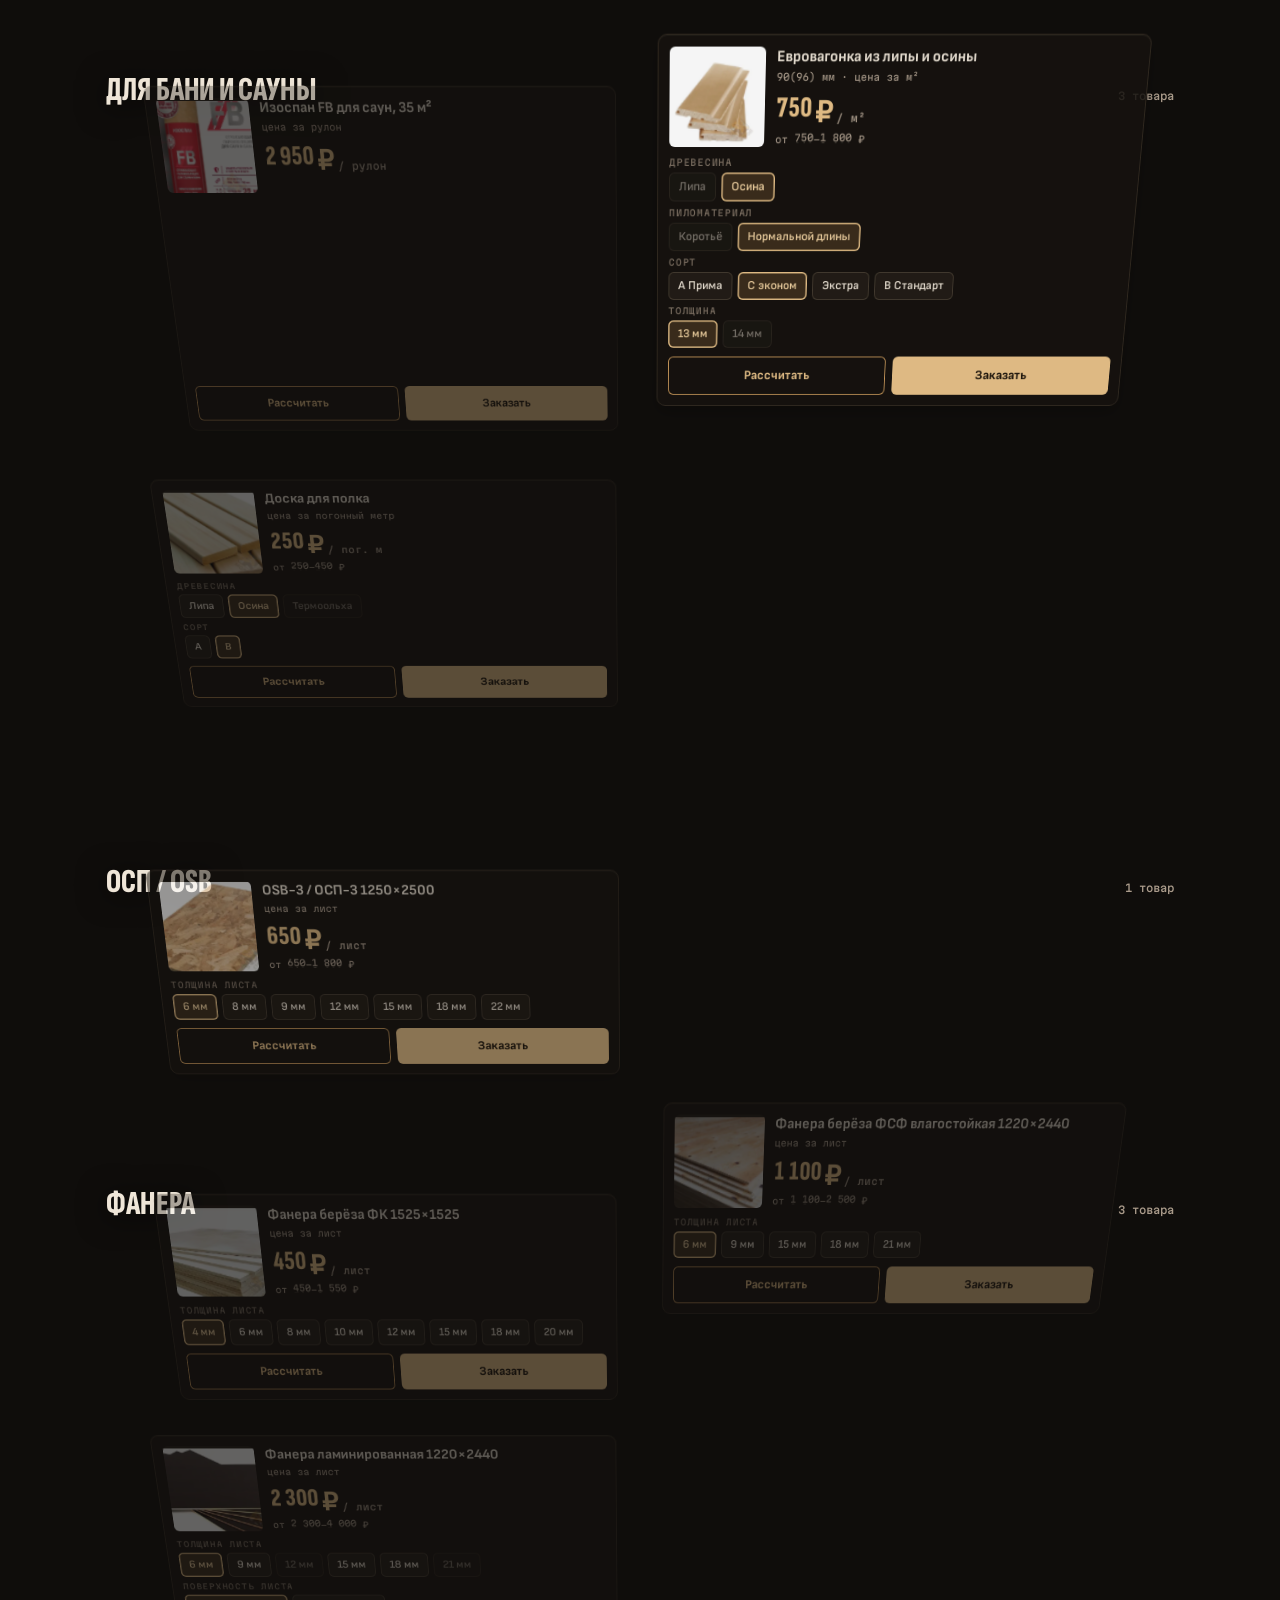
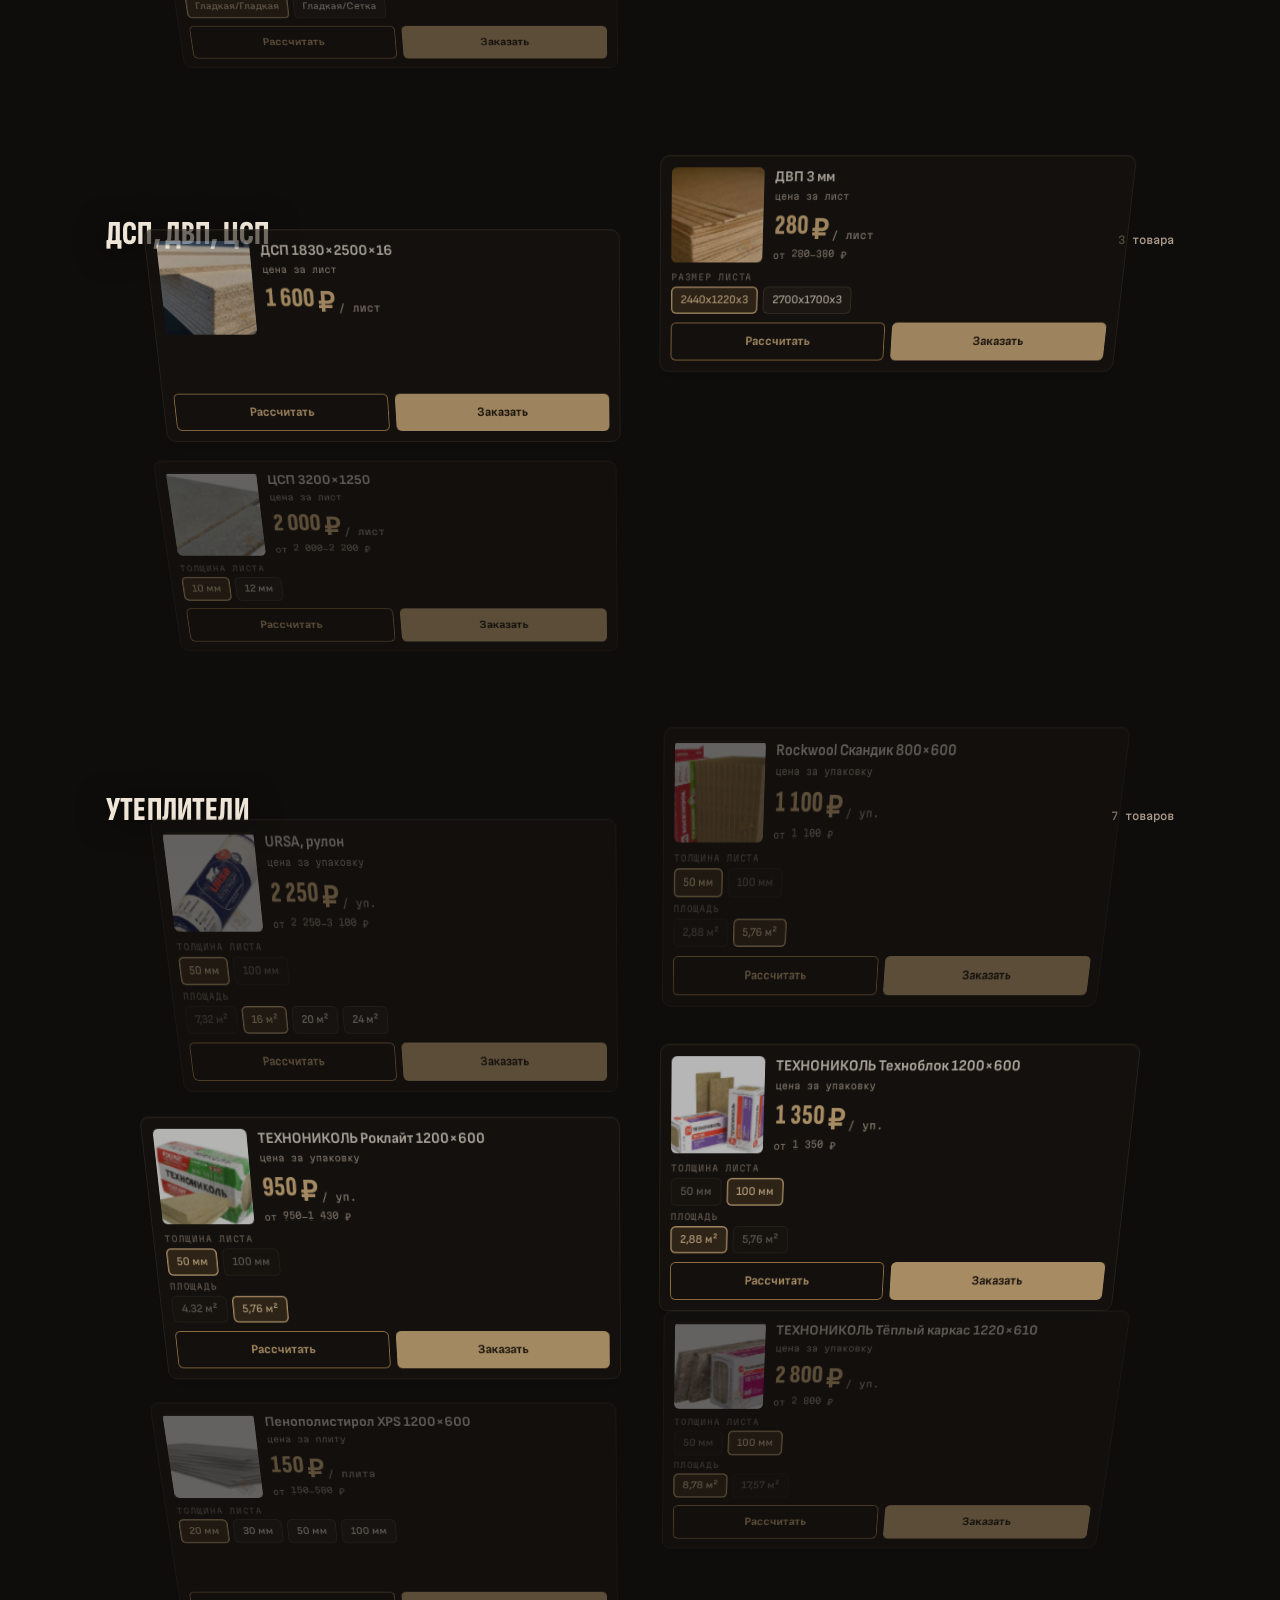
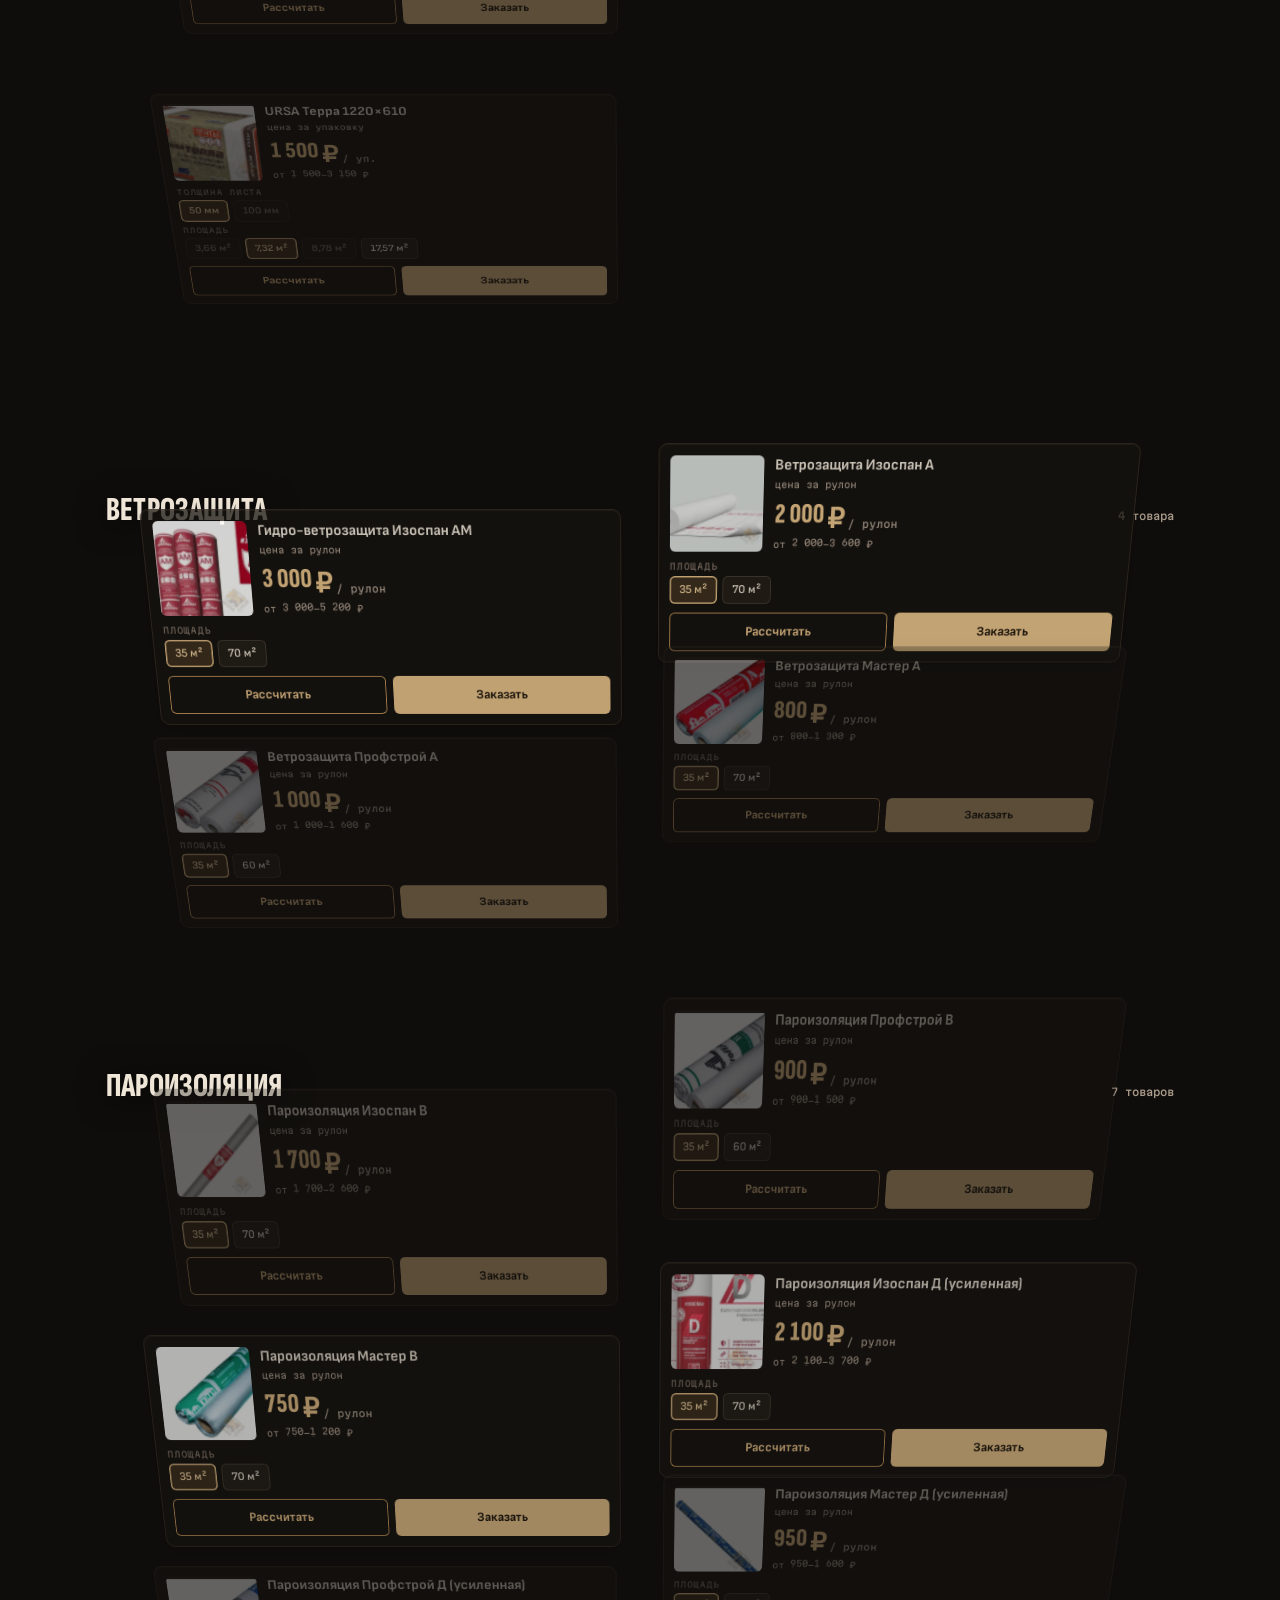
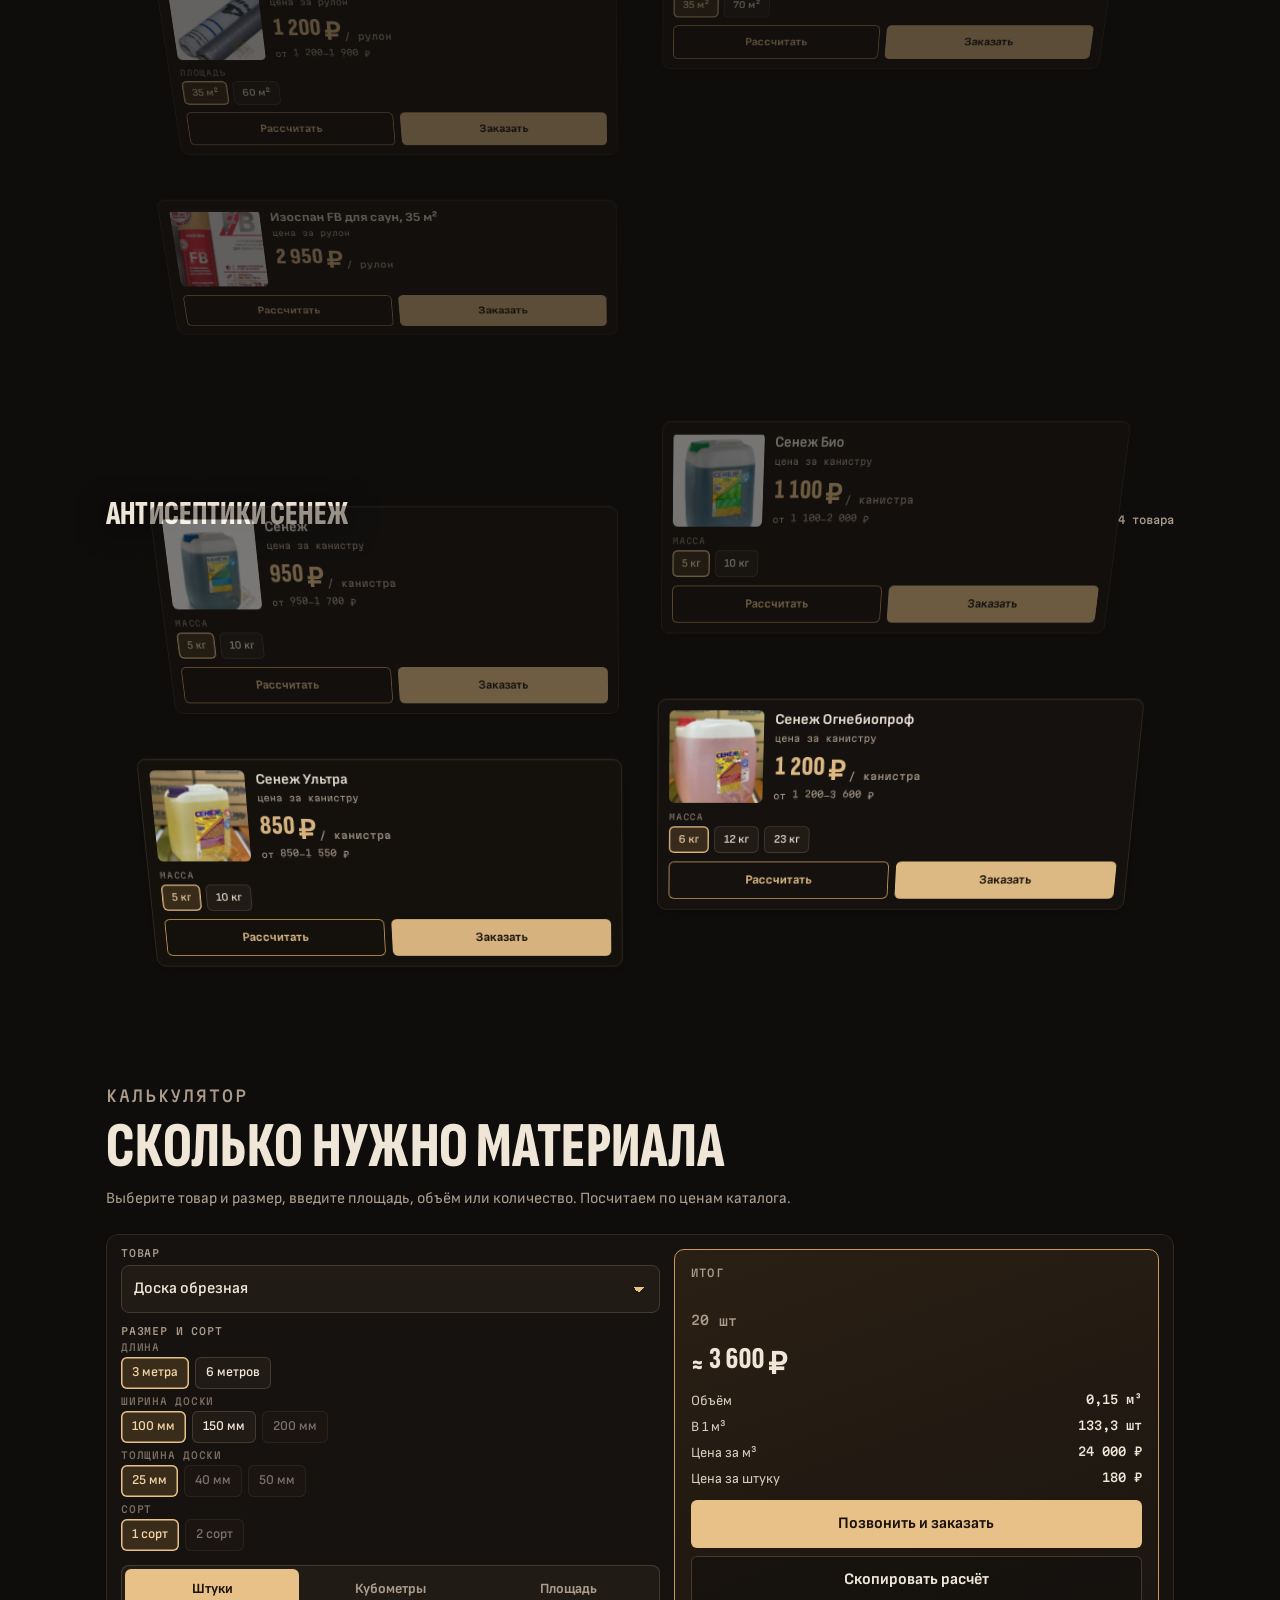
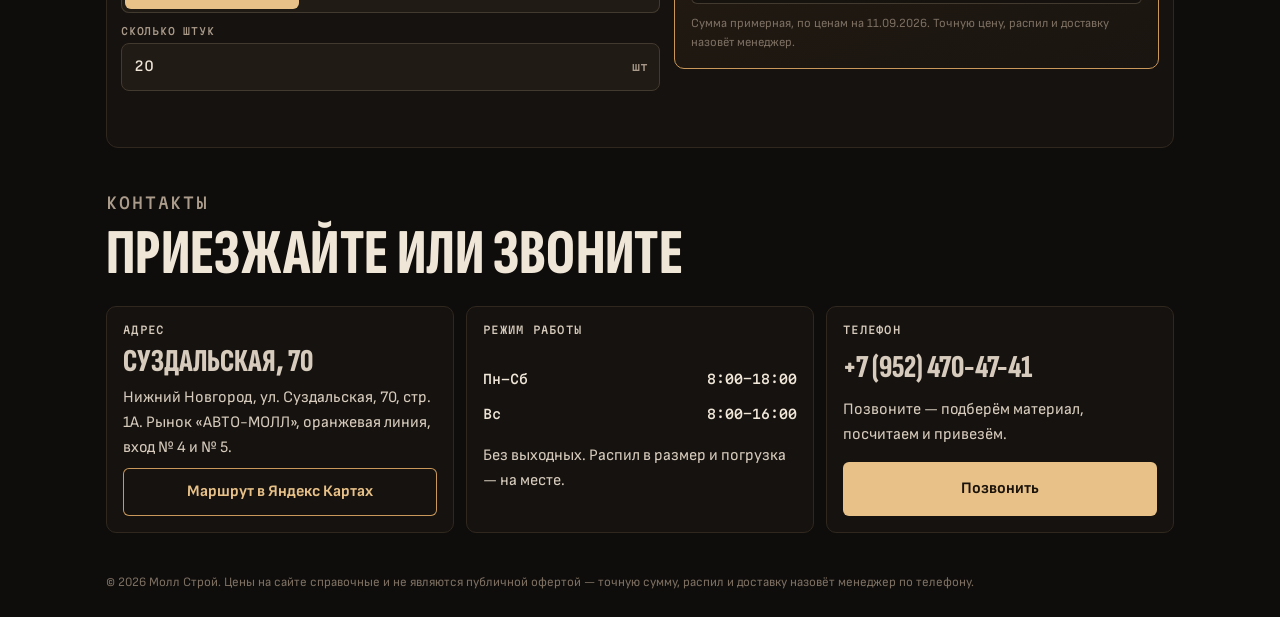
<file: site/catalog.html>
<!doctype html>
<html lang="ru">
<head>
<meta charset="utf-8">
<meta name="viewport" content="width=device-width, initial-scale=1, viewport-fit=cover">
<title>Каталог пиломатериалов с ценами — Молл Строй, Нижний Новгород</title>
<meta name="description" content="Цены на доску, брус, вагонку, блок-хаус, ОСП, фанеру, утеплитель, плёнки и антисептики. Выберите размер — цена обновится, калькулятор посчитает количество. Заказ по телефону +7 (952) 470-47-41.">
<meta name="theme-color" content="#0f0d0b">
<link rel="icon" href="assets/logo.png">
<link rel="preconnect" href="https://fonts.googleapis.com">
<link rel="preconnect" href="https://fonts.gstatic.com" crossorigin>
<link rel="stylesheet" href="https://fonts.googleapis.com/css2?family=Sofia+Sans+Extra+Condensed:wght@700;800;900&family=Sofia+Sans:wght@400;500;600;700&family=Martian+Mono:wght@400;500&display=swap">
<link rel="stylesheet" href="css/site.css">
</head>
<body class="page-catalog">
<!-- фон: поле частиц (js/particles.js) -->
<div class="cat-bg" aria-hidden="true"><div class="home-bg-fx" id="homeFx"></div><div class="cat-bg-shade"></div></div>

<header class="topbar solid" id="topbar">
  <a class="brand" href="index.html" aria-label="Молл Строй — на главную">
    <span class="brand-badge"><img src="assets/logo.webp" alt="" width="34" height="34"></span>
    <span class="brand-text"><b>Молл Строй</b><small>пиломатериалы · Нижний Новгород</small></span>
  </a>
  <nav class="topnav" aria-label="Разделы сайта"><a href="index.html">Главная</a><a href="#top" aria-current="page">Каталог</a><a href="#contacts">Контакты</a></nav>
  <a class="icon-btn js-call" href="tel:+79524704741" aria-label="Позвонить: +7 (952) 470-47-41">
    <svg viewBox="0 0 24 24" aria-hidden="true"><path d="M6.6 10.8a15.1 15.1 0 0 0 6.6 6.6l2.2-2.2a1 1 0 0 1 1-.25 11.4 11.4 0 0 0 3.6.57 1 1 0 0 1 1 1V20a1 1 0 0 1-1 1A17 17 0 0 1 3 4a1 1 0 0 1 1-1h3.5a1 1 0 0 1 1 1c0 1.25.2 2.45.57 3.57a1 1 0 0 1-.25 1z"/></svg>
  </a>
</header>

<main id="top">
  <section class="page-head">
    <nav class="crumbs" aria-label="Навигация"><a href="index.html">Главная</a><span>›</span><span>Каталог</span></nav>
    <h1>Каталог и цены</h1>
    <p id="pageLede">Выберите размер — цена обновится. «Рассчитать» — калькулятор посчитает количество и сумму.</p>
    <a class="btn btn-line" href="#calc">Перейти к калькулятору</a>
  </section>

  <nav class="chips" id="chips" aria-label="Категории"></nav>
  <div class="cat-list" id="catList"></div>

  <section class="sec" id="calc" aria-labelledby="calcTitle">
    <header class="sec-head">
      <p class="eyebrow">Калькулятор</p>
      <h2 id="calcTitle">Сколько нужно материала</h2>
      <p>Выберите товар и размер, введите площадь, объём или количество. Посчитаем по ценам каталога.</p>
    </header>
    <div class="calc" id="calcBox"></div>
  </section>

  <section class="sec" id="contacts" aria-labelledby="contTitle">
    <header class="sec-head">
      <p class="eyebrow">Контакты</p>
      <h2 id="contTitle">Приезжайте или звоните</h2>
    </header>
    <div class="contacts" id="contBox"></div>
  </section>
</main>

<footer class="foot">
  <p>© 2026 Молл Строй. Цены на сайте справочные и не являются публичной офертой — точную сумму, распил и доставку назовёт менеджер по телефону.</p>
</footer>

<nav class="dock" aria-label="Быстрые действия">
  <a href="index.html" class="dock-btn"><svg viewBox="0 0 24 24" aria-hidden="true"><path d="M12 3l9 8h-3v9h-5v-6h-2v6H6v-9H3z"/></svg>Главная</a>
  <a href="#calc" class="dock-btn"><svg viewBox="0 0 24 24" aria-hidden="true"><path d="M6 2h12a2 2 0 0 1 2 2v16a2 2 0 0 1-2 2H6a2 2 0 0 1-2-2V4a2 2 0 0 1 2-2zm1 3v4h10V5zm0 7v2h2v-2zm4 0v2h2v-2zm4 0v6h2v-6zm-8 4v2h2v-2zm4 0v2h2v-2z"/></svg>Расчёт</a>
  <a href="tel:+79524704741" class="dock-call js-call"><svg viewBox="0 0 24 24" aria-hidden="true"><path d="M6.6 10.8a15.1 15.1 0 0 0 6.6 6.6l2.2-2.2a1 1 0 0 1 1-.25 11.4 11.4 0 0 0 3.6.57 1 1 0 0 1 1 1V20a1 1 0 0 1-1 1A17 17 0 0 1 3 4a1 1 0 0 1 1-1h3.5a1 1 0 0 1 1 1c0 1.25.2 2.45.57 3.57a1 1 0 0 1-.25 1z"/></svg>Позвонить</a>
</nav>

<script src="data/catalog.js"></script>
<script src="data/ceny.js"></script>
<script src="data/content.js"></script>
<script src="js/particles.js"></script>
<script src="js/countup.js"></script>
<script src="js/gooey.js"></script>
<script src="js/app.js"></script>
</body>
</html>
</file>
<file: site/css/site.css>
/* Молл Строй — mobile-first. Palette «Ночной склад»: charred ground, fresh-cut pine accent, cold membrane blue. */
:root{
  --ground:#0f0d0b; --panel:#181410; --panel-2:#211b15; --line:#30281f; --line-2:#433a2f;
  --text:#efe6d8; --muted:#aa9b8b; --faint:#7b6e61;
  --pine:#e7c188; --pine-2:#f2d3a2; --pine-deep:#c9985a; --film:#86bfd0; --star:#f2b84b;
  --display:"Sofia Sans Extra Condensed","Arial Narrow",sans-serif;
  --body:"Sofia Sans","Segoe UI",Roboto,Arial,sans-serif;
  --mono:"Martian Mono","PT Mono",ui-monospace,Consolas,monospace;
  --dock:64px; --safe:env(safe-area-inset-bottom,0px);
  color-scheme:dark;
}
*{box-sizing:border-box}
html{scroll-behavior:smooth;-webkit-text-size-adjust:100%}
@media (prefers-reduced-motion:reduce){html{scroll-behavior:auto}}
html{background:var(--ground);overflow-x:clip;overscroll-behavior-x:none}
body{margin:0;max-width:100%;overflow-x:clip;background:transparent;color:var(--text);font:16px/1.55 var(--body);-webkit-font-smoothing:antialiased;padding-bottom:calc(var(--dock) + var(--safe))}
body.loading{overflow:hidden}
a{color:var(--pine)}
img{max-width:100%;display:block}
h1,h2,h3{font-family:var(--display);font-weight:800;line-height:.95;margin:0;text-wrap:balance;letter-spacing:.005em}
p{margin:0}
:focus-visible{outline:2px solid var(--film);outline-offset:3px;border-radius:4px}
.eyebrow{font:500 .66rem/1.4 var(--mono);letter-spacing:.12em;text-transform:uppercase;color:var(--muted)}
.num{font-variant-numeric:tabular-nums}

/* buttons */
.btn{display:inline-flex;align-items:center;justify-content:center;gap:.5rem;min-height:48px;padding:0 1.2rem;border-radius:6px;font:700 1rem/1 var(--body);text-decoration:none;border:0;cursor:pointer;-webkit-tap-highlight-color:transparent;transition:transform .15s,background .2s}
.btn:active{transform:scale(.97)}
.btn-primary{background:var(--pine);color:#1b130a}
.btn-primary:hover{background:var(--pine-2)}
.btn-ghost{background:rgba(15,13,11,.55);color:var(--text);box-shadow:inset 0 0 0 1px var(--line-2)}
.btn-line{background:transparent;color:var(--pine);box-shadow:inset 0 0 0 1px var(--pine-deep)}
.btn-sm{min-height:40px;padding:0 .9rem;font-size:.92rem}
.btn svg{width:18px;height:18px;fill:currentColor}

/* top bar */
.topbar{position:fixed;top:0;left:0;right:0;z-index:40;height:56px;display:flex;align-items:center;justify-content:space-between;gap:8px;
  padding:0 max(12px,env(safe-area-inset-right)) 0 max(10px,env(safe-area-inset-left));
  background:linear-gradient(rgba(15,13,11,.85),rgba(15,13,11,0));transition:background .3s}
.topbar.solid{background:rgba(15,13,11,.94);box-shadow:0 1px 0 var(--line)}
.brand{display:flex;align-items:center;gap:10px;text-decoration:none;color:var(--text)}
.brand-badge{width:40px;height:40px;border-radius:50%;background:#f3e7d3;display:grid;place-items:center;flex:none}
.brand-badge img{width:34px;height:34px;object-fit:contain}
.brand-text{display:grid;line-height:1.1}
.brand-text b{font:800 1.3rem/1 var(--display);letter-spacing:.02em;text-transform:uppercase}
.brand-text small{font:400 .6rem/1.3 var(--mono);color:var(--muted);letter-spacing:.04em}
.topnav{display:flex;gap:16px;margin-left:auto;margin-right:6px;min-width:0;overflow:hidden}
.topnav a{position:relative;font:600 .9rem/1 var(--body);color:var(--text);text-decoration:none;padding:10px 0;white-space:nowrap}
.topnav a:hover{color:var(--pine-2)}
.topnav a[aria-current="page"]{color:var(--pine)}
.topnav a[aria-current="page"]::after{content:"";position:absolute;left:0;right:0;bottom:3px;height:2px;border-radius:2px;background:var(--pine)}
@media (max-width:599px){.brand-text{display:none}.topnav{gap:13px;margin-right:4px}.topnav a{font-size:.86rem}}
@media (max-width:399px){.topnav{gap:10px}.topnav a{font-size:.8rem}}
@media (max-width:339px){.topnav{gap:8px}.topnav a{font-size:.74rem}}
.icon-btn{flex:0 0 44px;width:44px;height:44px;border-radius:50%;display:grid;place-items:center;background:var(--pine);color:#1b130a}
.icon-btn svg{width:20px;height:20px;fill:currentColor}

/* ---------- stage: скролл-видео, система energy ---------- */
.stage{position:relative;height:100vh;height:100svh;background:radial-gradient(120% 60% at 50% 40%,#2a1c10 0%,#130f0c 50%,var(--ground) 78%)}
.stage-sticky{position:sticky;top:0;height:100vh;height:100svh;overflow:hidden}
/* компьютер: длина прокрутки, за которую дом разбирается целиком */
@media (min-width:900px){.stage{height:680vh}}
/* телефон: такты — шапка ровно в экран, свайпы ловит скрипт, пока шапка стоит на месте */
.stage.beats{height:100vh;height:100svh;touch-action:pan-y}
.stage.beats .stage-sticky{position:relative}
.stage.beats.pinned{touch-action:none}
.film-wrap{position:absolute;inset:0;overflow:hidden}
.film{position:absolute;inset:0;width:100%;height:100%;display:block;object-fit:cover;background:#0f0d0b}
.film-hd{opacity:0;transition:opacity .4s ease;background:transparent}
.film-wrap.hd .film-hd{opacity:1}
.stage-shade{position:absolute;inset:0;pointer-events:none;
  background:linear-gradient(0deg,rgba(12,10,8,.92) 0%,rgba(12,10,8,.5) 36%,rgba(12,10,8,0) 58%),radial-gradient(140% 90% at 50% 40%,transparent 55%,rgba(8,6,5,.7) 100%)}
.stage-hud{z-index:3;position:absolute;top:64px;right:14px;display:flex;align-items:center;gap:8px;font:500 .62rem/1 var(--mono);color:var(--muted);letter-spacing:.1em}
.stage-hud i{display:block;width:44px;height:2px;background:var(--line-2);position:relative;overflow:hidden}
.stage-hud i::after{content:"";position:absolute;inset:0;background:var(--pine);transform-origin:left;transform:scaleX(var(--p,0))}
/* подписи-полосы: у каждой свой отрезок ролика, лежат внутри кадра */
@property --k{syntax:"<number>";initial-value:0;inherits:true}
.bands{position:absolute;inset:0;z-index:4;pointer-events:none}
.band{position:absolute;left:12px;right:12px;bottom:calc(var(--dock) + var(--safe) + 14px);min-width:0;opacity:0;pointer-events:none;
  transform:translate3d(0,calc((1 - var(--k,0)) * 18px),0)}
.band.on{pointer-events:auto}
/* такт: старая подпись гаснет быстро, новая выходит следом — друг на друга не ложатся */
.stage.beats .band{transition:opacity .2s ease,--k .2s ease}
.stage.beats .band.on{transition:opacity .45s ease .12s,--k .7s cubic-bezier(.2,.75,.2,1) .12s}
.band-hero .hero{display:grid;gap:14px;padding:0 4px}
.band-hero .eyebrow{display:none}
.hero h1{font-size:clamp(3rem,15vw,5.6rem);font-weight:900;text-transform:uppercase;line-height:.86}
.hero h1 span{display:block;color:var(--pine);font-size:.62em;line-height:.95;margin-top:.12em}
.hero .lede{color:#ddd2c2;font-size:1.02rem;max-width:30rem}
.hero-cta{display:grid;grid-template-columns:1fr 1fr;gap:10px}
.hero-morph{position:relative;height:1.5em;margin:-4px 0 0;font:800 1.45rem/1.5 var(--display);letter-spacing:.02em;color:var(--pine);text-transform:uppercase}
.hero-stats{list-style:none;margin:2px 0 0;padding:0;display:grid;grid-auto-flow:column;justify-content:start;gap:22px}
.hero-stats li{display:grid;gap:2px}
.hero-stats b{font:700 1.5rem/1 var(--mono);color:#fff;font-variant-numeric:tabular-nums}
.hero-stats span{font:500 .58rem/1.3 var(--mono);letter-spacing:.1em;text-transform:uppercase;color:var(--muted);max-width:9ch}

/* ---------- цифры-одометр (count-up) ---------- */
.cu{position:relative;display:inline-flex;align-items:baseline;font-variant-numeric:tabular-nums;white-space:nowrap;user-select:none}
.cu-sr{position:absolute;width:1px;height:1px;margin:-1px;padding:0;overflow:hidden;clip-path:inset(50%);white-space:nowrap;user-select:text}
.cu-d{position:relative;display:inline-block;width:1ch;height:1em;overflow:hidden;line-height:1}
.cu-r{position:absolute;left:0;right:0;top:0;display:flex;flex-direction:column;transform:translateY(calc(var(--d,0) * -1em));will-change:transform}
.cu-r i{display:block;height:1em;line-height:1;font-style:normal;text-align:center}
.cu-s{display:inline-block;white-space:pre}

/* ---------- гуи-текст (gooey morphing) ---------- */
.gooey-defs{position:absolute;width:0;height:0;overflow:hidden}
.gooey{position:relative}
.gooey-in{position:absolute;inset:0;display:flex;align-items:center}
.gooey-in.on{filter:url(#gooeyThreshold)}
.gooey-t{position:absolute;left:0;right:0;display:block;white-space:nowrap;overflow:hidden;text-overflow:ellipsis}
.gooey-once{will-change:filter,opacity}
.scrollhint{font:500 .62rem/1.4 var(--mono);letter-spacing:.12em;text-transform:uppercase;color:var(--muted);display:flex;align-items:center;gap:10px}
.scrollhint::before{content:"";width:1px;height:26px;background:linear-gradient(var(--pine),transparent);animation:hint 1.8s ease-in-out infinite}
@keyframes hint{50%{transform:translateY(6px);opacity:.5}}
.scard{width:100%;min-width:0;max-width:100%;background:rgba(19,16,13,.4);backdrop-filter:blur(10px) saturate(1.06);-webkit-backdrop-filter:blur(10px) saturate(1.06);border:1px solid var(--line);border-radius:10px;padding:16px 16px 14px;display:grid;grid-template-columns:minmax(0,1fr);gap:10px;box-shadow:0 18px 50px rgba(0,0,0,.45)}
.scard .top{display:flex;justify-content:space-between;align-items:center}
.scard h2{font-size:2.05rem;text-transform:uppercase}
.scard .morph{position:relative;height:1.35em;margin:-6px 0 0;font:800 1.35rem/1.35 var(--display);letter-spacing:.01em;text-transform:uppercase;color:var(--pine)}
.scard p{color:#d8cdbe;font-size:.95rem;line-height:1.5}
.scard .rows{display:grid;grid-template-columns:minmax(0,1fr);gap:6px;border-top:1px solid var(--line);padding-top:10px}
.scard .rows div{display:flex;justify-content:space-between;align-items:baseline;gap:10px;min-width:0;font-size:.86rem}
.scard .rows div span:first-child{min-width:0;overflow:hidden;text-overflow:ellipsis;white-space:nowrap;color:#d8cdbe}
.scard .rows div span:last-child{flex:none;font:500 .72rem/1.6 var(--mono);color:var(--pine);white-space:nowrap}
.scard .acts{display:grid;gap:8px}



/* ---------- телефон: плашки вдвое компактнее и все на одной линии у низа ---------- */
@media (max-width:899px){
  .sec{padding:34px 14px 0}
  .sec-head{gap:8px;margin-bottom:16px}
  .ring-sticky{height:100svh}
  .ring-hint{top:62px}
  .scard{padding:12px 12px 10px;gap:7px}
  .scard .top .eyebrow{font-size:.56rem}
  .scard h2{font-size:1.45rem}
  .scard .morph{height:1.2em;font-size:1.02rem;margin:-3px 0 0}
  .scard > p{font-size:.86rem;line-height:1.45}
  .scard .rows{gap:4px;padding-top:8px}
  .scard .rows div{font-size:.78rem}
  .scard .rows div span:last-child{font-size:.64rem}
  .scard .acts .btn{min-height:42px;font-size:.92rem}
  .slate{gap:10px;max-width:100%}
  .slate h2{font-size:clamp(1.9rem,min(10vw,7vh),3rem)}
  .slate .morph{height:1.3em;font-size:1.1rem}
  .slate > p{font-size:.88rem}
}

/* ---------- финал: заставка вместо плашки, приклеена к последнему кадру ---------- */
.slate{background:none;border:0;box-shadow:none;backdrop-filter:none;-webkit-backdrop-filter:none;
  padding:0 6px;width:auto;max-width:32rem;margin:0 auto;justify-items:center;text-align:center;gap:14px}
.slate .eyebrow,.slate h2 span,.slate .morph,.slate > p,.slate .acts{
  opacity:0;transform:translateY(26px) scale(.97);filter:blur(6px);
  transition:opacity .55s ease,transform .75s cubic-bezier(.2,.75,.2,1),filter .6s ease;
  transition-delay:calc(var(--i,0) * .12s)}
.band.on .slate .eyebrow,.band.on .slate h2 span,.band.on .slate .morph,
.band.on .slate > p,.band.on .slate .acts{opacity:1;transform:none;filter:none}
.slate h2{font-size:clamp(2.1rem,min(13vw,8.5vh),4.6rem);line-height:.9;text-shadow:0 12px 44px rgba(0,0,0,.8)}
.slate h2 span{display:inline-block;transition-delay:calc(var(--i) * .12s + .1s)}
.slate .morph{height:1.5em;font-size:1.5rem;color:var(--pine);text-shadow:0 8px 30px rgba(0,0,0,.8);transition-delay:.5s}
.slate > p{color:#e6dccd;font-size:1.02rem;text-shadow:0 6px 26px rgba(0,0,0,.85);transition-delay:.62s}
.slate .acts{display:grid;grid-template-columns:1fr 1fr;gap:10px;width:100%;transition-delay:.74s}
@media (min-width:900px){
  .band-slate .slate{max-width:none;margin:0;text-align:left;justify-items:start}
  .band-slate .slate .acts{width:auto;grid-template-columns:auto auto}
  .slate h2{font-size:clamp(2.6rem,min(4.4vw,10vh),5rem)}
  .slate .morph{font-size:1.7rem}
}
@media (prefers-reduced-motion:reduce){
  .slate .eyebrow,.slate h2 span,.slate .morph,.slate > p,.slate .acts{transform:none;filter:none}
}
/* ---------- perks ---------- */
.perks{max-width:100%;border-top:1px solid var(--line);border-bottom:1px solid var(--line);overflow:hidden;background:rgba(24,20,16,.86);backdrop-filter:blur(6px);-webkit-backdrop-filter:blur(6px)}
.perks ul{list-style:none;margin:0;padding:14px 0;display:flex;gap:28px;white-space:nowrap;width:max-content;animation:marquee 26s linear infinite}
.perks li{font:800 1.25rem/1 var(--display);text-transform:uppercase;letter-spacing:.03em;display:flex;align-items:center;gap:28px;color:var(--text)}
.perks li::after{content:"";width:6px;height:6px;border-radius:50%;background:var(--pine)}
@keyframes marquee{to{transform:translateX(-50%)}}
@media (prefers-reduced-motion:reduce){.perks ul{animation:none;flex-wrap:wrap;white-space:normal;width:auto;padding:14px 16px}}

/* ---------- sections ---------- */
.sec{padding:44px 16px 0;max-width:1100px;margin:0 auto}
.sec-head{display:grid;gap:10px;margin-bottom:22px}
.sec-head h2{font-size:clamp(2.5rem,11vw,4rem);text-transform:uppercase}
.sec-head p{color:var(--muted);font-size:.98rem}

/* ---------- circular gallery (port of 21st.dev CircularGallery) ---------- */
.ring-sec{position:relative;height:100svh}
.ring-sticky{position:sticky;top:0;height:100vh;height:100svh;overflow:hidden;display:grid;place-items:center}
.ring-hint{position:absolute;top:70px;left:0;right:0;text-align:center;font:500 .62rem/1.4 var(--mono);letter-spacing:.1em;text-transform:uppercase;color:var(--muted);z-index:2;padding:0 20px}
.ring-stage{position:relative;width:100%;height:100%;perspective:1300px;touch-action:pan-y;cursor:grab;user-select:none}
.ring-stage.dragging{cursor:grabbing}
.ring{position:absolute;inset:0;transform-style:preserve-3d;will-change:transform}
.ring-item{position:absolute;left:50%;top:50%;width:176px;height:246px;margin:-123px 0 0 -88px;transform-style:preserve-3d;backface-visibility:hidden;-webkit-backface-visibility:hidden}
.ring-card{position:relative;width:100%;height:100%;border-radius:10px;overflow:hidden;background:var(--panel-2);border:1px solid var(--line-2);box-shadow:0 24px 60px rgba(0,0,0,.55);display:block;text-decoration:none;color:#fff}
.ring-hit{position:absolute;inset:0;z-index:1}
.ring-go{margin-top:8px;width:100%;z-index:2;position:relative;min-height:34px;height:34px;padding:0 10px;font-size:.84rem;border-radius:5px}
.ring-card img{position:absolute;inset:0;width:100%;height:100%;object-fit:cover}
.ring-card .cap{position:absolute;left:0;right:0;bottom:0;z-index:2;padding:12px;background:linear-gradient(to top,rgba(0,0,0,.92),rgba(0,0,0,.25) 70%,rgba(0,0,0,0));display:grid;gap:3px}
.ring-card b{font:800 1.3rem/1 var(--display);text-transform:uppercase}
.ring-card em{font:500 .62rem/1.3 var(--mono);font-style:normal;color:var(--pine-2)}
.ring-card small{font:400 .6rem/1.3 var(--mono);color:#cdbfad}

.ring-all{position:absolute;left:50%;bottom:calc(var(--dock) + var(--safe) + 22px);transform:translateX(-50%);z-index:3;white-space:nowrap}

/* ---------- catalog page: parallax background + cards that rise out of depth ---------- */
.cat-bg{position:fixed;inset:0;z-index:-1;overflow:hidden;pointer-events:none}

.cat-bg-shade{position:absolute;inset:0;background:radial-gradient(120% 75% at 50% 30%,rgba(15,13,11,0) 0%,rgba(15,13,11,.45) 70%,rgba(15,13,11,.7) 100%)}
.page-catalog .prods{perspective:1100px}
.page-catalog .prod{position:relative;background:rgba(21,17,14,.9);transform-origin:50% 50%;will-change:transform;
  box-shadow:0 calc(8px + 26px * var(--lift,1)) calc(18px + 50px * var(--lift,1)) rgba(0,0,0,calc(.25 + .35 * var(--lift,1))),inset 0 1px 0 rgba(255,226,180,.06)}
.page-catalog .prod::after{content:"";position:absolute;inset:0;pointer-events:none;border-radius:inherit;
  background:linear-gradient(115deg,transparent 35%,rgba(255,222,170,.09) 50%,transparent 65%);transform:translateX(calc(var(--t,0) * 140%))}
.page-catalog .prod-top{overflow:hidden}
.page-catalog .prod-imgbox{width:104px;height:104px;border-radius:6px;overflow:hidden;background:var(--panel-2)}
.page-catalog .prod-imgbox .prod-img{width:100%;height:100%;will-change:transform;transform:scale(1.2)}
.page-catalog .cat-h h3{text-shadow:0 4px 30px rgba(0,0,0,.8)}
@media (prefers-reduced-motion:reduce){.page-catalog .prod{transform:none!important}.cat-bg-img{transform:none!important}}
/* light that follows the saw across the card */
.page-catalog .prod::before{content:"";position:absolute;inset:0;border-radius:inherit;pointer-events:none;z-index:1;opacity:0;transition:opacity .35s;
  background:radial-gradient(240px circle at var(--mx,50%) var(--my,50%),rgba(255,214,150,.17),transparent 62%)}
.page-catalog .prod.is-hot::before{opacity:1}
.page-catalog .prod.is-hot{border-color:rgba(231,193,136,.45)}
.page-catalog .prod-top,.page-catalog .prod-body{position:relative;z-index:2}
/* saw cursor + sawdust (mouse only; phones get a puff of sawdust on tap) */
body.saw-on,body.saw-on a,body.saw-on button,body.saw-on label{cursor:none}
body.saw-on input,body.saw-on select,body.saw-on textarea{cursor:auto}
.saw-cursor{position:fixed;left:0;top:0;width:34px;height:34px;z-index:1000;pointer-events:none;will-change:transform;filter:drop-shadow(0 3px 6px rgba(0,0,0,.65));transition:opacity .2s}
.saw-cursor svg{width:100%;height:100%;display:block}
.saw-cursor.hide{opacity:0}
.dust-canvas{position:fixed;inset:0;width:100%;height:100%;z-index:55;pointer-events:none}

/* ---------- catalog page ---------- */
.page-head{max-width:1100px;margin:0 auto;padding:80px 16px 22px;display:grid;gap:12px;justify-items:start}
.page-head h1{font-size:clamp(3rem,14vw,5rem);font-weight:900;text-transform:uppercase;line-height:.88}
.page-head p{color:var(--muted);font-size:.98rem;max-width:34rem}
.crumbs{display:flex;gap:8px;font:500 .64rem/1.4 var(--mono);letter-spacing:.08em;text-transform:uppercase;color:var(--faint)}
.crumbs a{color:var(--muted);text-decoration:none}

/* ---------- catalog ---------- */
.chips{position:sticky;top:56px;z-index:30;background:rgba(15,13,11,.95);border-bottom:1px solid var(--line);display:flex;gap:8px;overflow-x:auto;padding:10px 12px;scrollbar-width:none}
.chips::-webkit-scrollbar{display:none}
.chips a{flex:none;font:600 .86rem/1 var(--body);color:var(--text);text-decoration:none;padding:9px 12px;border-radius:999px;background:var(--panel-2);box-shadow:inset 0 0 0 1px var(--line-2);white-space:nowrap}
.chips a.on{background:var(--pine);color:#1b130a;box-shadow:none}
.cat-list{max-width:1100px;margin:0 auto;padding:0 12px}
.cat{padding-top:34px;scroll-margin-top:112px}
.cat-h{display:flex;align-items:baseline;justify-content:space-between;gap:12px;margin:0 4px 14px}
.cat-h h3{font-size:2.1rem;text-transform:uppercase}
.cat-h span{font:500 .66rem/1 var(--mono);color:var(--muted);white-space:nowrap}
.prods{display:grid;gap:12px}
.prod{background:var(--panel);border:1px solid var(--line);border-radius:10px;overflow:hidden;display:grid;grid-template-rows:auto 1fr}
.prod-top{display:grid;grid-template-columns:104px minmax(0,1fr);gap:12px;padding:12px}
.prod-img{width:104px;height:104px;border-radius:6px;object-fit:cover;background:var(--panel-2)}
.prod-info{display:grid;gap:4px;align-content:start}
.prod-info h4{margin:0;font:700 1.02rem/1.25 var(--body)}
.prod-info .specs{font:400 .64rem/1.5 var(--mono);color:var(--muted)}
.price{font:800 1.9rem/1 var(--display);color:var(--pine);font-variant-numeric:tabular-nums;margin-top:4px}
.price small{font:500 .7rem/1 var(--mono);color:var(--muted);margin-left:4px}
.prod-body{padding:0 12px 12px;display:flex;flex-direction:column;gap:10px}
.picker{display:grid;gap:8px}
.pick-row{display:grid;gap:5px}
.pick-row > span{font:500 .6rem/1 var(--mono);letter-spacing:.08em;text-transform:uppercase;color:var(--faint)}
.pills{display:flex;flex-wrap:wrap;gap:6px}
.pill{font:600 .84rem/1 var(--body);padding:9px 11px;border-radius:6px;border:0;background:var(--panel-2);color:var(--text);box-shadow:inset 0 0 0 1px var(--line-2);cursor:pointer;-webkit-tap-highlight-color:transparent}
.pill.on{background:#3a2c1b;color:var(--pine-2);box-shadow:inset 0 0 0 1.5px var(--pine)}
.pill:disabled{opacity:.32;cursor:default}
.prod-acts{display:grid;grid-template-columns:1fr 1fr;gap:8px;margin-top:auto}
.prod-acts .btn{height:44px;min-height:0;align-self:end}
.prod-note{font-size:.8rem;color:var(--faint)}

/* ---------- calculator ---------- */
.calc{background:rgba(24,20,16,.88);backdrop-filter:blur(8px);-webkit-backdrop-filter:blur(8px);border:1px solid var(--line);border-radius:12px;padding:14px;display:grid;gap:14px}
.field{display:grid;gap:6px}
.field > label,.field > span{font:500 .62rem/1 var(--mono);letter-spacing:.08em;text-transform:uppercase;color:var(--muted)}
.select,.input{width:100%;min-height:48px;border-radius:8px;border:1px solid var(--line-2);background:var(--panel-2);color:var(--text);font:600 1rem/1.2 var(--body);padding:0 12px}
.select{appearance:none;-webkit-appearance:none;background-image:linear-gradient(45deg,transparent 50%,var(--pine) 50%),linear-gradient(135deg,var(--pine) 50%,transparent 50%);background-position:calc(100% - 20px) 21px,calc(100% - 14px) 21px;background-size:6px 6px;background-repeat:no-repeat;padding-right:36px}
.input{font-variant-numeric:tabular-nums}
.inrow{display:grid;grid-template-columns:1fr 1fr;gap:10px}
.unit{position:relative}
.unit .input{padding-right:48px}
.unit i{position:absolute;right:12px;top:50%;transform:translateY(-50%);font:500 .72rem/1 var(--mono);color:var(--muted);font-style:normal;pointer-events:none}
.seg{display:grid;grid-auto-flow:column;grid-auto-columns:1fr;background:var(--panel-2);border-radius:8px;padding:4px;gap:4px;box-shadow:inset 0 0 0 1px var(--line-2)}
.seg button{min-height:40px;border:0;border-radius:6px;background:transparent;color:var(--muted);font:700 .88rem/1 var(--body);cursor:pointer}
.seg button.on{background:var(--pine);color:#1b130a}
.calc-hint{font-size:.82rem;color:var(--faint)}
.result{border-radius:10px;background:linear-gradient(160deg,#2a1f14,#1a1510);border:1px solid var(--pine-deep);padding:16px;display:grid;gap:10px}
.result .big{display:flex;align-items:baseline;gap:10px;flex-wrap:wrap}
.result .big b{font:900 3rem/.9 var(--display);color:var(--pine);font-variant-numeric:tabular-nums}
.result .big span{font:500 .8rem/1 var(--mono);color:var(--muted)}
.result .sum{font:800 1.9rem/1 var(--display);font-variant-numeric:tabular-nums}
.result .lines{display:grid;gap:4px;font-size:.88rem;color:#d6cbbc}
.result .lines div{display:flex;justify-content:space-between;gap:10px}
.result .lines div span:last-child{font:500 .74rem/1.6 var(--mono);color:var(--text);white-space:nowrap}
.result .acts{display:grid;grid-template-columns:1fr;gap:8px}
.result .fine{font-size:.78rem;color:var(--faint)}

/* ---------- reviews ---------- */
.rev-row{display:flex;align-items:flex-start;gap:12px;overflow-x:auto;scroll-snap-type:x mandatory;padding:4px 16px 12px;margin:0 -16px;scrollbar-width:none}
.rev-row::-webkit-scrollbar{display:none}
.rev{flex:0 0 82%;scroll-snap-align:center;background:rgba(24,20,16,.88);backdrop-filter:blur(8px);-webkit-backdrop-filter:blur(8px);border:1px solid var(--line);border-radius:10px;padding:16px;display:grid;gap:10px;align-content:start}
.rev .stars{color:var(--star);letter-spacing:2px;font-size:1rem}
.rev p{font-size:1rem;line-height:1.5}
.rev footer{font:500 .66rem/1.4 var(--mono);color:var(--muted)}
.rev-note{font-size:.8rem;color:var(--faint);margin-top:10px}
.rating{display:flex;align-items:center;gap:12px}
.rating b{font:900 3rem/1 var(--display);color:var(--text)}

/* ---------- contacts ---------- */
.contacts{display:grid;gap:12px}
.cbox{background:rgba(24,20,16,.88);backdrop-filter:blur(8px);-webkit-backdrop-filter:blur(8px);border:1px solid var(--line);border-radius:10px;padding:16px;display:grid;gap:8px}
.cbox .big{font:800 2rem/1 var(--display);text-transform:uppercase}
.cbox p{color:#d6cbbc}
.hours{display:grid;gap:4px;font:500 .8rem/1.6 var(--mono)}
.hours div{display:flex;justify-content:space-between}
.foot{padding:40px 16px 24px;color:var(--faint);font-size:.8rem;max-width:1100px;margin:0 auto}


/* ---------- фон под каталогом и остальными блоками главной ---------- */
.home-bg{position:fixed;inset:0;z-index:-1;overflow:hidden;pointer-events:none}
.home-bg-fx{position:absolute;inset:0;background:radial-gradient(120% 80% at 50% 20%,#241a12 0%,#15110d 45%,#0d0b09 100%)}
.home-bg-fx canvas,.particles-canvas{position:absolute;inset:0;display:block;width:100%;height:100%}
.home-bg-shade{position:absolute;inset:0;background:radial-gradient(120% 75% at 50% 30%,rgba(15,13,11,0) 0%,rgba(15,13,11,.45) 70%,rgba(15,13,11,.7) 100%)}
@media (prefers-reduced-motion:reduce){.home-bg-img{transform:none!important}}

/* ---------- dock ---------- */
.dock{position:fixed;left:0;right:0;bottom:0;z-index:50;height:calc(var(--dock) + var(--safe));padding:8px 10px calc(8px + var(--safe));display:grid;grid-template-columns:1fr 1fr 1.4fr;gap:8px;background:rgba(15,13,11,.96);border-top:1px solid var(--line);backdrop-filter:blur(8px);-webkit-backdrop-filter:blur(8px)}
.dock a{display:flex;align-items:center;justify-content:center;gap:6px;border-radius:8px;text-decoration:none;font:700 .9rem/1 var(--body)}
.dock svg{width:18px;height:18px;fill:currentColor}
.dock-btn{color:var(--text);background:var(--panel-2)}
.dock-call{background:var(--pine);color:#1b130a}

/* ---------- wider screens ---------- */
@media (min-width:900px){
  body{padding-bottom:0}
  .dock{display:none}
  .topbar{padding:0 28px}
  .band{left:6vw;right:auto;width:26vw;bottom:9vh}
  .band.right{left:auto;right:6vw}
  .band-hero{width:auto;bottom:8vh}
  .band-slate{width:40vw}
  .hero{max-width:36rem}
  .band-hero .eyebrow{display:block}
  .stage-shade{background:linear-gradient(90deg,rgba(12,10,8,.88) 0%,rgba(12,10,8,.5) 32%,rgba(12,10,8,0) 56%),radial-gradient(140% 100% at 60% 50%,transparent 55%,rgba(8,6,5,.7) 100%)}
  .ring-item{width:240px;height:330px;margin:-165px 0 0 -120px}
  .prods{grid-template-columns:repeat(2,minmax(0,1fr))}
  .calc{grid-template-columns:minmax(0,1fr) minmax(0,.9fr);align-items:start}
  .calc .result{grid-column:2;grid-row:1 / span 6;position:sticky;top:120px}
  .rev{flex-basis:32%}
  .contacts{grid-template-columns:repeat(3,minmax(0,1fr))}
}
</file>
